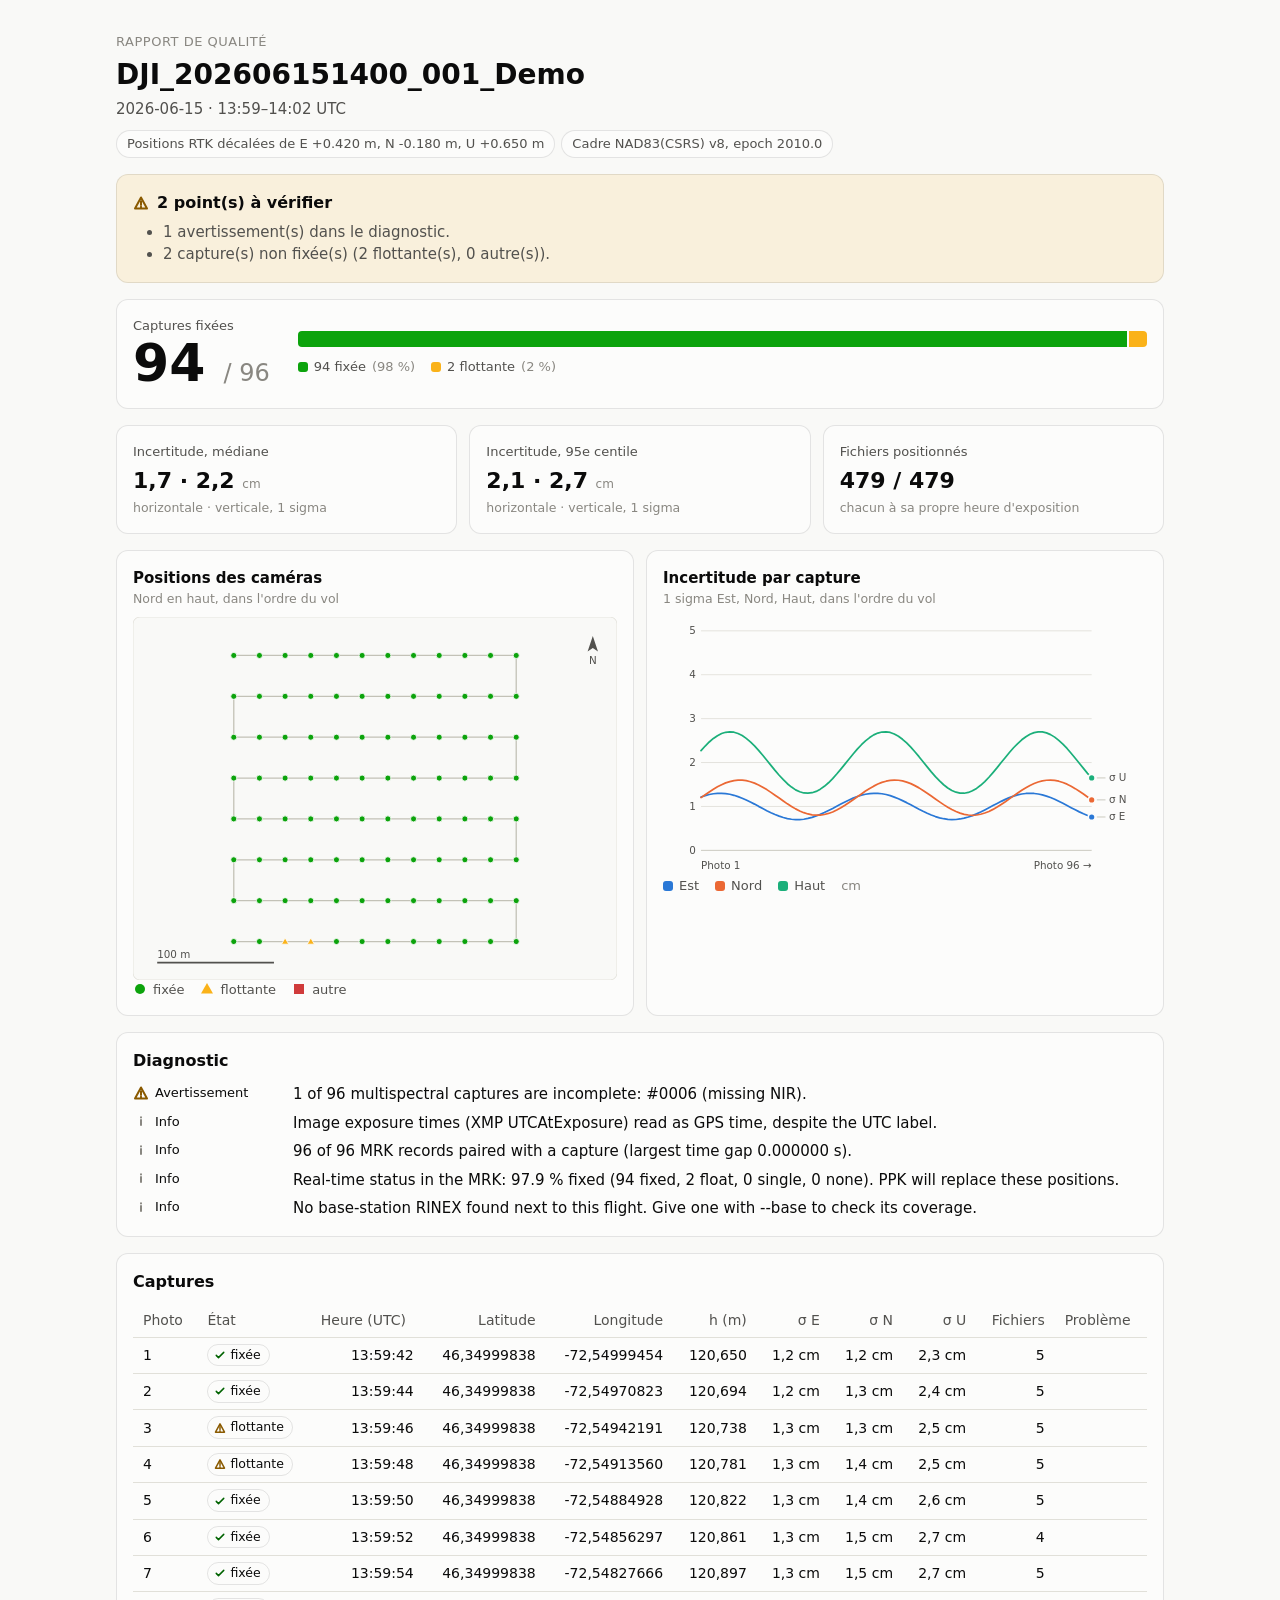
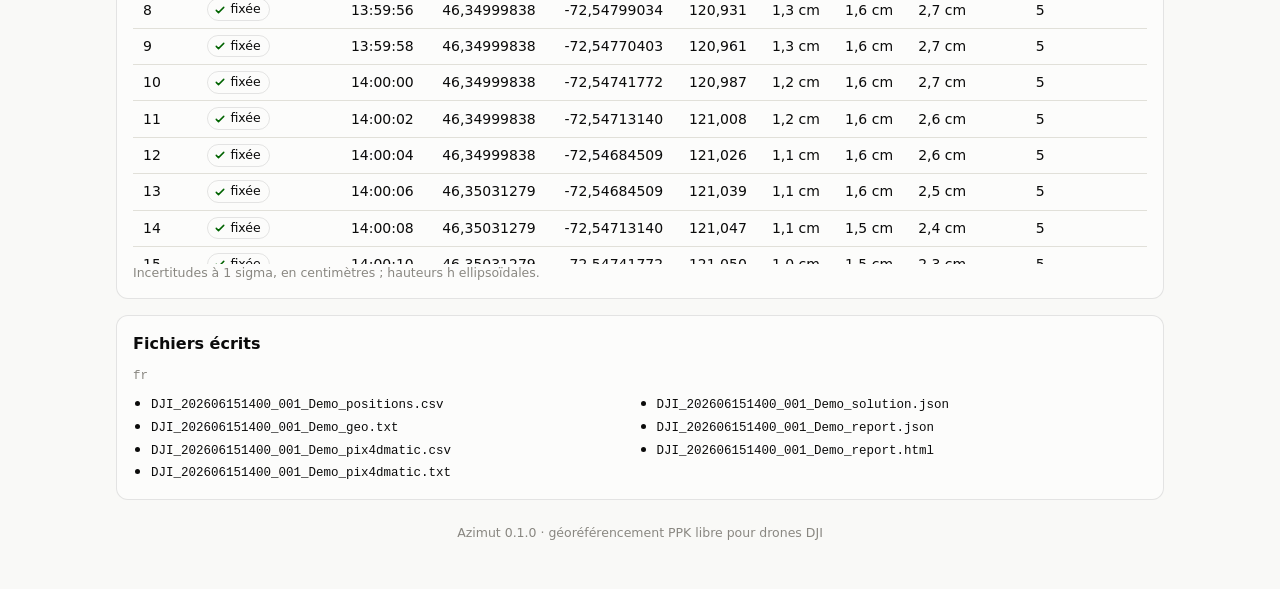
<file: examples/demo-flight/rapport-fr.html>
<!doctype html><html lang="fr"><head><meta charset="utf-8"><meta name="viewport" content="width=device-width, initial-scale=1"><title>Rapport de qualité DJI_202606151400_001_Demo</title><style>:root{color-scheme:light;--page:#f9f9f7;--surface:#fcfcfb;--ink:#0b0b0b;--ink2:#52514e;--muted:#898781;--grid:#e1e0d9;--axis:#c3c2b7;--ring:rgba(11,11,11,.10);--good:#0ca30c;--good-ink:#006300;--warn:#fab219;--warn-ink:#8a5a00;--crit:#d03b3b;--none:#b4b3ab;--s0:#2a78d6;--s1:#eb6834;--s2:#1baf7a;--good-bg:rgba(12,163,12,.08);--warn-bg:rgba(250,178,25,.12);--crit-bg:rgba(208,59,59,.08)}@media (prefers-color-scheme:dark){:root{color-scheme:dark;--page:#0d0d0d;--surface:#1a1a19;--ink:#f0efec;--ink2:#c3c2b7;--muted:#898781;--grid:#2c2c2a;--axis:#383835;--ring:rgba(255,255,255,.10);--good-ink:#0ca30c;--warn-ink:#fab219;--none:#5c5b56;--s0:#3987e5;--s1:#d95926;--s2:#199e70;--good-bg:rgba(12,163,12,.14);--warn-bg:rgba(250,178,25,.12);--crit-bg:rgba(208,59,59,.16)}}*{box-sizing:border-box}html{background:var(--page)}body{margin:0;color:var(--ink);font:15px/1.5 system-ui,-apple-system,"Segoe UI",Roboto,sans-serif}main{max-width:1080px;margin:0 auto;padding:32px 16px 48px;display:flex;flex-direction:column;gap:16px}header .eyebrow{color:var(--muted);font-size:13px;letter-spacing:.04em;text-transform:uppercase}h1{margin:2px 0 0;font-size:28px;font-weight:600;overflow-wrap:anywhere}.when{margin:2px 0 10px;color:var(--ink2)}h2{margin:0 0 10px;font-size:16px;font-weight:600}.chips{display:flex;flex-wrap:wrap;gap:6px}.chip{border:1px solid var(--ring);background:var(--surface);border-radius:999px;padding:3px 10px;font-size:13px;color:var(--ink2)}.card,.tile,.banner{background:var(--surface);border:1px solid var(--ring);border-radius:12px;padding:16px}.banner{display:flex;flex-direction:column;gap:6px}.banner-head{display:flex;align-items:center;gap:8px;font-size:16px}.banner ul{margin:0;padding-left:30px;color:var(--ink2)}.banner.good{background:var(--good-bg)}.banner.warning{background:var(--warn-bg)}.banner.critical{background:var(--crit-bg)}.banner.good .icon{stroke:var(--good-ink)}.banner.warning .icon{stroke:var(--warn-ink)}.banner.critical .icon{stroke:var(--crit)}.icon{width:16px;height:16px;fill:none;stroke:currentColor;stroke-width:2;stroke-linecap:round;stroke-linejoin:round;flex:none}.hero{display:grid;grid-template-columns:auto 1fr;gap:28px;align-items:center}.label{color:var(--ink2);font-size:13px}.hero-value{font-size:52px;font-weight:600;line-height:1.1}.hero-value span{font-size:24px;color:var(--muted);font-weight:500}.stack{display:flex;gap:2px;height:16px;border-radius:4px;overflow:hidden;margin-bottom:10px}.seg{min-width:4px}.seg.fixed,.key.fixed{background:var(--good)}.seg.float,.key.float{background:var(--warn)}.seg.other,.key.other{background:var(--crit)}.seg.none,.key.none{background:var(--none)}.legend{display:flex;flex-wrap:wrap;gap:6px 16px;font-size:13px;color:var(--ink2);align-items:center}.legend span{display:inline-flex;align-items:center;gap:6px}.key{display:inline-block;width:10px;height:10px;border-radius:3px}.key.s0{background:var(--s0)}.key.s1{background:var(--s1)}.key.s2{background:var(--s2)}.muted{color:var(--muted)}.key-shape{width:14px;height:14px}.tiles{display:grid;grid-template-columns:repeat(auto-fit,minmax(190px,1fr));gap:12px}.tile .value{font-size:22px;font-weight:600;margin:2px 0}.tile .value small{font-size:12px;color:var(--muted);font-weight:500}.tile .note,.note{color:var(--muted);font-size:12.5px;margin:0}.grid2{display:grid;grid-template-columns:repeat(auto-fit,minmax(min(100%,460px),1fr));gap:12px}figure{margin:0}figcaption{display:flex;flex-direction:column;margin-bottom:8px}figcaption span{color:var(--muted);font-size:12.5px}svg.map,svg.chart{width:100%;height:auto;display:block}.plot{fill:var(--page);stroke:var(--grid)}.track{fill:none;stroke:var(--axis);stroke-width:1.5;stroke-linejoin:round}.mark circle,.mark path,.mark rect{stroke:var(--surface);stroke-width:2}.dense .mark>*:not(title){stroke-width:1}.mark.fixed>*:not(title),.key-shape.fixed>*{fill:var(--good)}.mark.float>*:not(title),.key-shape.float>*{fill:var(--warn)}.mark.other>*:not(title),.key-shape.other>*{fill:var(--crit)}.mark:hover>*:not(title){stroke:var(--ink)}.scale line{stroke:var(--ink2);stroke-width:2}.scale text,.north text,.base text,.tick,.end{fill:var(--ink2);font-size:12px}.north path{fill:var(--ink2)}.base path{fill:var(--ink)}.grid{stroke:var(--grid);stroke-width:1}.axis{stroke:var(--axis);stroke-width:1}.tick{font-variant-numeric:tabular-nums}polyline.s0,polyline.s1,polyline.s2{fill:none;stroke-width:2;stroke-linejoin:round;stroke-linecap:round}polyline.s0{stroke:var(--s0)}polyline.s1{stroke:var(--s1)}polyline.s2{stroke:var(--s2)}circle.s0,circle.s1,circle.s2{stroke:var(--surface);stroke-width:2}circle.s0{fill:var(--s0)}circle.s1{fill:var(--s1)}circle.s2{fill:var(--s2)}circle.s0:hover,circle.s1:hover,circle.s2:hover{stroke:var(--ink)}.leader{stroke:var(--axis);stroke-width:1}table{border-collapse:collapse;width:100%;font-size:14px}th,td{text-align:left;padding:6px 10px;border-bottom:1px solid var(--grid)}th{color:var(--ink2);font-weight:500}.kv th{width:42%}.num{text-align:right;font-variant-numeric:tabular-nums;white-space:nowrap}.scroll{overflow:auto;max-height:560px;border-radius:8px}.exp thead th{position:sticky;top:0;background:var(--surface);z-index:1}.exp td{white-space:nowrap}.exp tbody tr:hover{background:var(--page)}.problem{max-width:360px;overflow:hidden;text-overflow:ellipsis;color:var(--ink2)}.pill{display:inline-flex;align-items:center;gap:4px;font-size:12.5px;padding:1px 8px 1px 6px;border-radius:999px;border:1px solid var(--ring)}.pill .icon{width:12px;height:12px}.pill.fixed .icon{stroke:var(--good-ink)}.pill.float .icon{stroke:var(--warn-ink)}.pill.other .icon,.pill.none .icon{stroke:var(--crit)}.findings{list-style:none;margin:0;padding:0;display:flex;flex-direction:column;gap:6px}.findings li{display:grid;grid-template-columns:150px 1fr;gap:10px;align-items:start}.sev{display:inline-flex;align-items:center;gap:6px;font-size:13px;font-weight:500}.findings .error .icon{stroke:var(--crit)}.findings .warning .icon{stroke:var(--warn-ink)}.findings .info .icon{stroke:var(--muted)}.files{columns:2 280px;margin:6px 0 0;padding-left:18px}code{font-size:12.5px;overflow-wrap:anywhere}footer{color:var(--muted);font-size:12.5px;text-align:center;margin-top:8px}@media (max-width:640px){.hero{grid-template-columns:1fr}.findings li{grid-template-columns:1fr}.hero-value{font-size:44px}}@media print{html{background:#fff}.card,.tile,.banner{break-inside:avoid}.scroll{max-height:none;overflow:visible}}</style></head><body><main><header><div class="eyebrow">Rapport de qualité</div><h1>DJI_202606151400_001_Demo</h1><p class="when">2026-06-15 &middot; 13:59&ndash;14:02 UTC</p><div class="chips"><span class="chip">Positions RTK décalées de E +0.420 m, N -0.180 m, U +0.650 m</span><span class="chip">Cadre NAD83(CSRS) v8, epoch 2010.0</span></div></header><section class="banner warning"><div class="banner-head"><svg class="icon" viewBox="0 0 16 16" aria-hidden="true"><path d="M8 2.5l6 11H2z M8 6.5v3.5 M8 11.8v.4"/></svg><b>2 point(s) à vérifier</b></div><ul><li>1 avertissement(s) dans le diagnostic.</li><li>2 capture(s) non fixée(s) (2 flottante(s), 0 autre(s)).</li></ul></section><section class="card hero"><div><div class="label">Captures fixées</div><div class="hero-value">94 <span>/ 96</span></div></div><div class="hero-bar"><div class="stack" role="img"><span class="seg fixed" style="flex:94" title="94 fixée"></span><span class="seg float" style="flex:2" title="2 flottante"></span></div><div class="legend"><span><i class="key fixed"></i>94 fixée <span class="muted">(98 %)</span></span><span><i class="key float"></i>2 flottante <span class="muted">(2 %)</span></span></div></div></section><section class="tiles"><div class="tile"><div class="label">Incertitude, médiane</div><div class="value">1,7 &middot; 2,2 <small>cm</small></div><div class="note">horizontale · verticale, 1 sigma</div></div><div class="tile"><div class="label">Incertitude, 95e centile</div><div class="value">2,1 &middot; 2,7 <small>cm</small></div><div class="note">horizontale · verticale, 1 sigma</div></div><div class="tile"><div class="label">Fichiers positionnés</div><div class="value">479 / 479</div><div class="note">chacun à sa propre heure d'exposition</div></div></section><section class="grid2"><figure class="card"><figcaption><b>Positions des caméras</b><span>Nord en haut, dans l'ordre du vol</span></figcaption><svg viewBox="0 0 560 420" role="img" aria-label="Positions des caméras" class="map dense"><rect class="plot" x="0" y="0" width="560" height="420" rx="8"/><polyline class="track" points="116.6,375.5 146.3,375.5 176.0,375.5 205.7,375.5 235.4,375.5 265.1,375.5 294.9,375.5 324.6,375.5 354.3,375.5 384.0,375.5 413.7,375.5 443.4,375.5 443.4,328.2 413.7,328.2 384.0,328.2 354.3,328.2 324.6,328.2 294.9,328.2 265.1,328.2 235.4,328.2 205.7,328.2 176.0,328.2 146.3,328.2 116.6,328.2 116.6,280.9 146.3,280.9 176.0,280.9 205.7,280.9 235.4,280.9 265.1,280.9 294.9,280.9 324.6,280.9 354.3,280.9 384.0,280.9 413.7,280.9 443.4,280.9 443.4,233.6 413.7,233.6 384.0,233.6 354.3,233.6 324.6,233.6 294.9,233.6 265.1,233.6 235.4,233.6 205.7,233.6 176.0,233.6 146.3,233.6 116.6,233.6 116.6,186.4 146.3,186.4 176.0,186.4 205.7,186.4 235.4,186.4 265.1,186.4 294.9,186.4 324.6,186.4 354.3,186.4 384.0,186.4 413.7,186.4 443.4,186.4 443.4,139.1 413.7,139.1 384.0,139.1 354.3,139.1 324.6,139.1 294.9,139.1 265.1,139.1 235.4,139.1 205.7,139.1 176.0,139.1 146.3,139.1 116.6,139.1 116.6,91.8 146.3,91.8 176.0,91.8 205.7,91.8 235.4,91.8 265.1,91.8 294.9,91.8 324.6,91.8 354.3,91.8 384.0,91.8 413.7,91.8 443.4,91.8 443.4,44.5 413.7,44.5 384.0,44.5 354.3,44.5 324.6,44.5 294.9,44.5 265.1,44.5 235.4,44.5 205.7,44.5 176.0,44.5 146.3,44.5 116.6,44.5"/><g class="mark fixed"><title>Photo 1 &middot; fixée &middot; &sigma; E/N/U 1,2 cm / 1,2 cm / 2,3 cm</title><circle cx="116.6" cy="375.5" r="3.5"/></g><g class="mark fixed"><title>Photo 2 &middot; fixée &middot; &sigma; E/N/U 1,2 cm / 1,3 cm / 2,4 cm</title><circle cx="146.3" cy="375.5" r="3.5"/></g><g class="mark fixed"><title>Photo 5 &middot; fixée &middot; &sigma; E/N/U 1,3 cm / 1,4 cm / 2,6 cm</title><circle cx="235.4" cy="375.5" r="3.5"/></g><g class="mark fixed"><title>Photo 6 &middot; fixée &middot; &sigma; E/N/U 1,3 cm / 1,5 cm / 2,7 cm</title><circle cx="265.1" cy="375.5" r="3.5"/></g><g class="mark fixed"><title>Photo 7 &middot; fixée &middot; &sigma; E/N/U 1,3 cm / 1,5 cm / 2,7 cm</title><circle cx="294.9" cy="375.5" r="3.5"/></g><g class="mark fixed"><title>Photo 8 &middot; fixée &middot; &sigma; E/N/U 1,3 cm / 1,6 cm / 2,7 cm</title><circle cx="324.6" cy="375.5" r="3.5"/></g><g class="mark fixed"><title>Photo 9 &middot; fixée &middot; &sigma; E/N/U 1,3 cm / 1,6 cm / 2,7 cm</title><circle cx="354.3" cy="375.5" r="3.5"/></g><g class="mark fixed"><title>Photo 10 &middot; fixée &middot; &sigma; E/N/U 1,2 cm / 1,6 cm / 2,7 cm</title><circle cx="384.0" cy="375.5" r="3.5"/></g><g class="mark fixed"><title>Photo 11 &middot; fixée &middot; &sigma; E/N/U 1,2 cm / 1,6 cm / 2,6 cm</title><circle cx="413.7" cy="375.5" r="3.5"/></g><g class="mark fixed"><title>Photo 12 &middot; fixée &middot; &sigma; E/N/U 1,1 cm / 1,6 cm / 2,6 cm</title><circle cx="443.4" cy="375.5" r="3.5"/></g><g class="mark fixed"><title>Photo 13 &middot; fixée &middot; &sigma; E/N/U 1,1 cm / 1,6 cm / 2,5 cm</title><circle cx="443.4" cy="328.2" r="3.5"/></g><g class="mark fixed"><title>Photo 14 &middot; fixée &middot; &sigma; E/N/U 1,1 cm / 1,5 cm / 2,4 cm</title><circle cx="413.7" cy="328.2" r="3.5"/></g><g class="mark fixed"><title>Photo 15 &middot; fixée &middot; &sigma; E/N/U 1,0 cm / 1,5 cm / 2,3 cm</title><circle cx="384.0" cy="328.2" r="3.5"/></g><g class="mark fixed"><title>Photo 16 &middot; fixée &middot; &sigma; E/N/U 1,0 cm / 1,4 cm / 2,2 cm</title><circle cx="354.3" cy="328.2" r="3.5"/></g><g class="mark fixed"><title>Photo 17 &middot; fixée &middot; &sigma; E/N/U 0,9 cm / 1,4 cm / 2,1 cm</title><circle cx="324.6" cy="328.2" r="3.5"/></g><g class="mark fixed"><title>Photo 18 &middot; fixée &middot; &sigma; E/N/U 0,9 cm / 1,3 cm / 1,9 cm</title><circle cx="294.9" cy="328.2" r="3.5"/></g><g class="mark fixed"><title>Photo 19 &middot; fixée &middot; &sigma; E/N/U 0,8 cm / 1,3 cm / 1,8 cm</title><circle cx="265.1" cy="328.2" r="3.5"/></g><g class="mark fixed"><title>Photo 20 &middot; fixée &middot; &sigma; E/N/U 0,8 cm / 1,2 cm / 1,7 cm</title><circle cx="235.4" cy="328.2" r="3.5"/></g><g class="mark fixed"><title>Photo 21 &middot; fixée &middot; &sigma; E/N/U 0,7 cm / 1,1 cm / 1,6 cm</title><circle cx="205.7" cy="328.2" r="3.5"/></g><g class="mark fixed"><title>Photo 22 &middot; fixée &middot; &sigma; E/N/U 0,7 cm / 1,1 cm / 1,5 cm</title><circle cx="176.0" cy="328.2" r="3.5"/></g><g class="mark fixed"><title>Photo 23 &middot; fixée &middot; &sigma; E/N/U 0,7 cm / 1,0 cm / 1,4 cm</title><circle cx="146.3" cy="328.2" r="3.5"/></g><g class="mark fixed"><title>Photo 24 &middot; fixée &middot; &sigma; E/N/U 0,7 cm / 0,9 cm / 1,4 cm</title><circle cx="116.6" cy="328.2" r="3.5"/></g><g class="mark fixed"><title>Photo 25 &middot; fixée &middot; &sigma; E/N/U 0,7 cm / 0,9 cm / 1,3 cm</title><circle cx="116.6" cy="280.9" r="3.5"/></g><g class="mark fixed"><title>Photo 26 &middot; fixée &middot; &sigma; E/N/U 0,7 cm / 0,9 cm / 1,3 cm</title><circle cx="146.3" cy="280.9" r="3.5"/></g><g class="mark fixed"><title>Photo 27 &middot; fixée &middot; &sigma; E/N/U 0,7 cm / 0,8 cm / 1,3 cm</title><circle cx="176.0" cy="280.9" r="3.5"/></g><g class="mark fixed"><title>Photo 28 &middot; fixée &middot; &sigma; E/N/U 0,8 cm / 0,8 cm / 1,3 cm</title><circle cx="205.7" cy="280.9" r="3.5"/></g><g class="mark fixed"><title>Photo 29 &middot; fixée &middot; &sigma; E/N/U 0,8 cm / 0,8 cm / 1,3 cm</title><circle cx="235.4" cy="280.9" r="3.5"/></g><g class="mark fixed"><title>Photo 30 &middot; fixée &middot; &sigma; E/N/U 0,8 cm / 0,8 cm / 1,4 cm</title><circle cx="265.1" cy="280.9" r="3.5"/></g><g class="mark fixed"><title>Photo 31 &middot; fixée &middot; &sigma; E/N/U 0,9 cm / 0,8 cm / 1,5 cm</title><circle cx="294.9" cy="280.9" r="3.5"/></g><g class="mark fixed"><title>Photo 32 &middot; fixée &middot; &sigma; E/N/U 0,9 cm / 0,8 cm / 1,5 cm</title><circle cx="324.6" cy="280.9" r="3.5"/></g><g class="mark fixed"><title>Photo 33 &middot; fixée &middot; &sigma; E/N/U 1,0 cm / 0,9 cm / 1,6 cm</title><circle cx="354.3" cy="280.9" r="3.5"/></g><g class="mark fixed"><title>Photo 34 &middot; fixée &middot; &sigma; E/N/U 1,0 cm / 0,9 cm / 1,7 cm</title><circle cx="384.0" cy="280.9" r="3.5"/></g><g class="mark fixed"><title>Photo 35 &middot; fixée &middot; &sigma; E/N/U 1,1 cm / 1,0 cm / 1,8 cm</title><circle cx="413.7" cy="280.9" r="3.5"/></g><g class="mark fixed"><title>Photo 36 &middot; fixée &middot; &sigma; E/N/U 1,1 cm / 1,0 cm / 2,0 cm</title><circle cx="443.4" cy="280.9" r="3.5"/></g><g class="mark fixed"><title>Photo 37 &middot; fixée &middot; &sigma; E/N/U 1,1 cm / 1,1 cm / 2,1 cm</title><circle cx="443.4" cy="233.6" r="3.5"/></g><g class="mark fixed"><title>Photo 38 &middot; fixée &middot; &sigma; E/N/U 1,2 cm / 1,2 cm / 2,2 cm</title><circle cx="413.7" cy="233.6" r="3.5"/></g><g class="mark fixed"><title>Photo 39 &middot; fixée &middot; &sigma; E/N/U 1,2 cm / 1,2 cm / 2,3 cm</title><circle cx="384.0" cy="233.6" r="3.5"/></g><g class="mark fixed"><title>Photo 40 &middot; fixée &middot; &sigma; E/N/U 1,3 cm / 1,3 cm / 2,4 cm</title><circle cx="354.3" cy="233.6" r="3.5"/></g><g class="mark fixed"><title>Photo 41 &middot; fixée &middot; &sigma; E/N/U 1,3 cm / 1,3 cm / 2,5 cm</title><circle cx="324.6" cy="233.6" r="3.5"/></g><g class="mark fixed"><title>Photo 42 &middot; fixée &middot; &sigma; E/N/U 1,3 cm / 1,4 cm / 2,6 cm</title><circle cx="294.9" cy="233.6" r="3.5"/></g><g class="mark fixed"><title>Photo 43 &middot; fixée &middot; &sigma; E/N/U 1,3 cm / 1,5 cm / 2,6 cm</title><circle cx="265.1" cy="233.6" r="3.5"/></g><g class="mark fixed"><title>Photo 44 &middot; fixée &middot; &sigma; E/N/U 1,3 cm / 1,5 cm / 2,7 cm</title><circle cx="235.4" cy="233.6" r="3.5"/></g><g class="mark fixed"><title>Photo 45 &middot; fixée &middot; &sigma; E/N/U 1,3 cm / 1,5 cm / 2,7 cm</title><circle cx="205.7" cy="233.6" r="3.5"/></g><g class="mark fixed"><title>Photo 46 &middot; fixée &middot; &sigma; E/N/U 1,3 cm / 1,6 cm / 2,7 cm</title><circle cx="176.0" cy="233.6" r="3.5"/></g><g class="mark fixed"><title>Photo 47 &middot; fixée &middot; &sigma; E/N/U 1,2 cm / 1,6 cm / 2,7 cm</title><circle cx="146.3" cy="233.6" r="3.5"/></g><g class="mark fixed"><title>Photo 48 &middot; fixée &middot; &sigma; E/N/U 1,2 cm / 1,6 cm / 2,7 cm</title><circle cx="116.6" cy="233.6" r="3.5"/></g><g class="mark fixed"><title>Photo 49 &middot; fixée &middot; &sigma; E/N/U 1,2 cm / 1,6 cm / 2,6 cm</title><circle cx="116.6" cy="186.4" r="3.5"/></g><g class="mark fixed"><title>Photo 50 &middot; fixée &middot; &sigma; E/N/U 1,1 cm / 1,6 cm / 2,5 cm</title><circle cx="146.3" cy="186.4" r="3.5"/></g><g class="mark fixed"><title>Photo 51 &middot; fixée &middot; &sigma; E/N/U 1,1 cm / 1,6 cm / 2,4 cm</title><circle cx="176.0" cy="186.4" r="3.5"/></g><g class="mark fixed"><title>Photo 52 &middot; fixée &middot; &sigma; E/N/U 1,0 cm / 1,5 cm / 2,4 cm</title><circle cx="205.7" cy="186.4" r="3.5"/></g><g class="mark fixed"><title>Photo 53 &middot; fixée &middot; &sigma; E/N/U 1,0 cm / 1,5 cm / 2,2 cm</title><circle cx="235.4" cy="186.4" r="3.5"/></g><g class="mark fixed"><title>Photo 54 &middot; fixée &middot; &sigma; E/N/U 0,9 cm / 1,4 cm / 2,1 cm</title><circle cx="265.1" cy="186.4" r="3.5"/></g><g class="mark fixed"><title>Photo 55 &middot; fixée &middot; &sigma; E/N/U 0,9 cm / 1,4 cm / 2,0 cm</title><circle cx="294.9" cy="186.4" r="3.5"/></g><g class="mark fixed"><title>Photo 56 &middot; fixée &middot; &sigma; E/N/U 0,8 cm / 1,3 cm / 1,9 cm</title><circle cx="324.6" cy="186.4" r="3.5"/></g><g class="mark fixed"><title>Photo 57 &middot; fixée &middot; &sigma; E/N/U 0,8 cm / 1,2 cm / 1,8 cm</title><circle cx="354.3" cy="186.4" r="3.5"/></g><g class="mark fixed"><title>Photo 58 &middot; fixée &middot; &sigma; E/N/U 0,8 cm / 1,2 cm / 1,7 cm</title><circle cx="384.0" cy="186.4" r="3.5"/></g><g class="mark fixed"><title>Photo 59 &middot; fixée &middot; &sigma; E/N/U 0,7 cm / 1,1 cm / 1,6 cm</title><circle cx="413.7" cy="186.4" r="3.5"/></g><g class="mark fixed"><title>Photo 60 &middot; fixée &middot; &sigma; E/N/U 0,7 cm / 1,0 cm / 1,5 cm</title><circle cx="443.4" cy="186.4" r="3.5"/></g><g class="mark fixed"><title>Photo 61 &middot; fixée &middot; &sigma; E/N/U 0,7 cm / 1,0 cm / 1,4 cm</title><circle cx="443.4" cy="139.1" r="3.5"/></g><g class="mark fixed"><title>Photo 62 &middot; fixée &middot; &sigma; E/N/U 0,7 cm / 0,9 cm / 1,4 cm</title><circle cx="413.7" cy="139.1" r="3.5"/></g><g class="mark fixed"><title>Photo 63 &middot; fixée &middot; &sigma; E/N/U 0,7 cm / 0,9 cm / 1,3 cm</title><circle cx="384.0" cy="139.1" r="3.5"/></g><g class="mark fixed"><title>Photo 64 &middot; fixée &middot; &sigma; E/N/U 0,7 cm / 0,8 cm / 1,3 cm</title><circle cx="354.3" cy="139.1" r="3.5"/></g><g class="mark fixed"><title>Photo 65 &middot; fixée &middot; &sigma; E/N/U 0,7 cm / 0,8 cm / 1,3 cm</title><circle cx="324.6" cy="139.1" r="3.5"/></g><g class="mark fixed"><title>Photo 66 &middot; fixée &middot; &sigma; E/N/U 0,8 cm / 0,8 cm / 1,3 cm</title><circle cx="294.9" cy="139.1" r="3.5"/></g><g class="mark fixed"><title>Photo 67 &middot; fixée &middot; &sigma; E/N/U 0,8 cm / 0,8 cm / 1,4 cm</title><circle cx="265.1" cy="139.1" r="3.5"/></g><g class="mark fixed"><title>Photo 68 &middot; fixée &middot; &sigma; E/N/U 0,8 cm / 0,8 cm / 1,4 cm</title><circle cx="235.4" cy="139.1" r="3.5"/></g><g class="mark fixed"><title>Photo 69 &middot; fixée &middot; &sigma; E/N/U 0,9 cm / 0,8 cm / 1,5 cm</title><circle cx="205.7" cy="139.1" r="3.5"/></g><g class="mark fixed"><title>Photo 70 &middot; fixée &middot; &sigma; E/N/U 0,9 cm / 0,8 cm / 1,6 cm</title><circle cx="176.0" cy="139.1" r="3.5"/></g><g class="mark fixed"><title>Photo 71 &middot; fixée &middot; &sigma; E/N/U 1,0 cm / 0,9 cm / 1,7 cm</title><circle cx="146.3" cy="139.1" r="3.5"/></g><g class="mark fixed"><title>Photo 72 &middot; fixée &middot; &sigma; E/N/U 1,0 cm / 0,9 cm / 1,8 cm</title><circle cx="116.6" cy="139.1" r="3.5"/></g><g class="mark fixed"><title>Photo 73 &middot; fixée &middot; &sigma; E/N/U 1,1 cm / 1,0 cm / 1,9 cm</title><circle cx="116.6" cy="91.8" r="3.5"/></g><g class="mark fixed"><title>Photo 74 &middot; fixée &middot; &sigma; E/N/U 1,1 cm / 1,0 cm / 2,0 cm</title><circle cx="146.3" cy="91.8" r="3.5"/></g><g class="mark fixed"><title>Photo 75 &middot; fixée &middot; &sigma; E/N/U 1,2 cm / 1,1 cm / 2,1 cm</title><circle cx="176.0" cy="91.8" r="3.5"/></g><g class="mark fixed"><title>Photo 76 &middot; fixée &middot; &sigma; E/N/U 1,2 cm / 1,2 cm / 2,2 cm</title><circle cx="205.7" cy="91.8" r="3.5"/></g><g class="mark fixed"><title>Photo 77 &middot; fixée &middot; &sigma; E/N/U 1,2 cm / 1,2 cm / 2,3 cm</title><circle cx="235.4" cy="91.8" r="3.5"/></g><g class="mark fixed"><title>Photo 78 &middot; fixée &middot; &sigma; E/N/U 1,3 cm / 1,3 cm / 2,4 cm</title><circle cx="265.1" cy="91.8" r="3.5"/></g><g class="mark fixed"><title>Photo 79 &middot; fixée &middot; &sigma; E/N/U 1,3 cm / 1,4 cm / 2,5 cm</title><circle cx="294.9" cy="91.8" r="3.5"/></g><g class="mark fixed"><title>Photo 80 &middot; fixée &middot; &sigma; E/N/U 1,3 cm / 1,4 cm / 2,6 cm</title><circle cx="324.6" cy="91.8" r="3.5"/></g><g class="mark fixed"><title>Photo 81 &middot; fixée &middot; &sigma; E/N/U 1,3 cm / 1,5 cm / 2,6 cm</title><circle cx="354.3" cy="91.8" r="3.5"/></g><g class="mark fixed"><title>Photo 82 &middot; fixée &middot; &sigma; E/N/U 1,3 cm / 1,5 cm / 2,7 cm</title><circle cx="384.0" cy="91.8" r="3.5"/></g><g class="mark fixed"><title>Photo 83 &middot; fixée &middot; &sigma; E/N/U 1,3 cm / 1,6 cm / 2,7 cm</title><circle cx="413.7" cy="91.8" r="3.5"/></g><g class="mark fixed"><title>Photo 84 &middot; fixée &middot; &sigma; E/N/U 1,3 cm / 1,6 cm / 2,7 cm</title><circle cx="443.4" cy="91.8" r="3.5"/></g><g class="mark fixed"><title>Photo 85 &middot; fixée &middot; &sigma; E/N/U 1,2 cm / 1,6 cm / 2,7 cm</title><circle cx="443.4" cy="44.5" r="3.5"/></g><g class="mark fixed"><title>Photo 86 &middot; fixée &middot; &sigma; E/N/U 1,2 cm / 1,6 cm / 2,6 cm</title><circle cx="413.7" cy="44.5" r="3.5"/></g><g class="mark fixed"><title>Photo 87 &middot; fixée &middot; &sigma; E/N/U 1,2 cm / 1,6 cm / 2,6 cm</title><circle cx="384.0" cy="44.5" r="3.5"/></g><g class="mark fixed"><title>Photo 88 &middot; fixée &middot; &sigma; E/N/U 1,1 cm / 1,6 cm / 2,5 cm</title><circle cx="354.3" cy="44.5" r="3.5"/></g><g class="mark fixed"><title>Photo 89 &middot; fixée &middot; &sigma; E/N/U 1,1 cm / 1,5 cm / 2,4 cm</title><circle cx="324.6" cy="44.5" r="3.5"/></g><g class="mark fixed"><title>Photo 90 &middot; fixée &middot; &sigma; E/N/U 1,0 cm / 1,5 cm / 2,3 cm</title><circle cx="294.9" cy="44.5" r="3.5"/></g><g class="mark fixed"><title>Photo 91 &middot; fixée &middot; &sigma; E/N/U 1,0 cm / 1,5 cm / 2,2 cm</title><circle cx="265.1" cy="44.5" r="3.5"/></g><g class="mark fixed"><title>Photo 92 &middot; fixée &middot; &sigma; E/N/U 0,9 cm / 1,4 cm / 2,1 cm</title><circle cx="235.4" cy="44.5" r="3.5"/></g><g class="mark fixed"><title>Photo 93 &middot; fixée &middot; &sigma; E/N/U 0,9 cm / 1,3 cm / 2,0 cm</title><circle cx="205.7" cy="44.5" r="3.5"/></g><g class="mark fixed"><title>Photo 94 &middot; fixée &middot; &sigma; E/N/U 0,8 cm / 1,3 cm / 1,9 cm</title><circle cx="176.0" cy="44.5" r="3.5"/></g><g class="mark fixed"><title>Photo 95 &middot; fixée &middot; &sigma; E/N/U 0,8 cm / 1,2 cm / 1,8 cm</title><circle cx="146.3" cy="44.5" r="3.5"/></g><g class="mark fixed"><title>Photo 96 &middot; fixée &middot; &sigma; E/N/U 0,8 cm / 1,1 cm / 1,6 cm</title><circle cx="116.6" cy="44.5" r="3.5"/></g><g class="mark float"><title>Photo 3 &middot; flottante &middot; &sigma; E/N/U 1,3 cm / 1,3 cm / 2,5 cm</title><path d="M176.0,371.3 L180.2,378.6 L171.8,378.6 Z"/></g><g class="mark float"><title>Photo 4 &middot; flottante &middot; &sigma; E/N/U 1,3 cm / 1,4 cm / 2,5 cm</title><path d="M205.7,371.3 L209.9,378.6 L201.5,378.6 Z"/></g><g class="scale"><line x1="28" y1="400" x2="163.1" y2="400"/><text x="28" y="394.0">100 m</text></g><g class="north" transform="translate(532.0,34.0)"><path d="M0,-12 L6,6 L0,2 L-6,6 Z"/><text y="20" text-anchor="middle">N</text></g></svg><div class="legend"><span><svg class="key-shape fixed" viewBox="0 0 14 14" aria-hidden="true"><circle cx="7.0" cy="7.0" r="5"/></svg>fixée</span><span><svg class="key-shape float" viewBox="0 0 14 14" aria-hidden="true"><path d="M7.0,1.0 L13.0,11.5 L1.0,11.5 Z"/></svg>flottante</span><span><svg class="key-shape other" viewBox="0 0 14 14" aria-hidden="true"><rect x="2.0" y="2.0" width="10.0" height="10.0"/></svg>autre</span></div></figure><figure class="card"><figcaption><b>Incertitude par capture</b><span>1 sigma Est, Nord, Haut, dans l'ordre du vol</span></figcaption><svg viewBox="0 0 560 300" role="img" aria-label="Incertitude par capture" class="chart"><line class="axis" x1="44" x2="496.0" y1="270.0" y2="270.0"/><text class="tick" x="38.0" y="274.0" text-anchor="end">0</text><line class="grid" x1="44" x2="496.0" y1="219.2" y2="219.2"/><text class="tick" x="38.0" y="223.2" text-anchor="end">1</text><line class="grid" x1="44" x2="496.0" y1="168.4" y2="168.4"/><text class="tick" x="38.0" y="172.4" text-anchor="end">2</text><line class="grid" x1="44" x2="496.0" y1="117.6" y2="117.6"/><text class="tick" x="38.0" y="121.6" text-anchor="end">3</text><line class="grid" x1="44" x2="496.0" y1="66.8" y2="66.8"/><text class="tick" x="38.0" y="70.8" text-anchor="end">4</text><line class="grid" x1="44" x2="496.0" y1="16.0" y2="16.0"/><text class="tick" x="38.0" y="20.0" text-anchor="end">5</text><text class="tick" x="44" y="292.0">Photo 1</text><text class="tick" x="496.0" y="292.0" text-anchor="end">Photo 96 &rarr;</text><polyline class="s0" points="44.0,208.3 48.8,206.7 53.5,205.4 58.3,204.5 63.0,204.0 67.8,204.0 72.5,204.4 77.3,205.1 82.1,206.3 86.8,207.8 91.6,209.7 96.3,211.8 101.1,214.1 105.9,216.5 110.6,219.1 115.4,221.6 120.1,224.1 124.9,226.4 129.6,228.5 134.4,230.4 139.2,232.0 143.9,233.2 148.7,234.0 153.4,234.4 158.2,234.4 162.9,234.0 167.7,233.1 172.5,231.9 177.2,230.3 182.0,228.4 186.7,226.3 191.5,223.9 196.3,221.5 201.0,218.9 205.8,216.4 210.5,214.0 215.3,211.7 220.0,209.6 224.8,207.7 229.6,206.2 234.3,205.1 239.1,204.3 243.8,204.0 248.6,204.1 253.3,204.5 258.1,205.4 262.9,206.7 267.6,208.4 272.4,210.3 277.1,212.5 281.9,214.8 286.7,217.3 291.4,219.8 296.2,222.4 300.9,224.8 305.7,227.1 310.4,229.1 315.2,230.9 320.0,232.4 324.7,233.4 329.5,234.2 334.2,234.4 339.0,234.3 343.7,233.7 348.5,232.8 353.3,231.4 358.0,229.8 362.8,227.8 367.5,225.6 372.3,223.2 377.1,220.7 381.8,218.2 386.6,215.7 391.3,213.3 396.1,211.0 400.8,209.0 405.6,207.3 410.4,205.9 415.1,204.8 419.9,204.2 424.6,204.0 429.4,204.2 434.1,204.8 438.9,205.8 443.7,207.2 448.4,208.9 453.2,210.9 457.9,213.2 462.7,215.6 467.5,218.1 472.2,220.6 477.0,223.1 481.7,225.5 486.5,227.7 491.2,229.7 496.0,231.4"/><circle class="s0" cx="496.0" cy="231.4" r="4"><title>Photo 96 &middot; &sigma; E 0,8 cm</title></circle><polyline class="s1" points="44.0,209.0 48.8,205.7 53.5,202.4 58.3,199.3 63.0,196.5 67.8,194.0 72.5,191.9 77.3,190.4 82.1,189.3 86.8,188.8 91.6,188.8 96.3,189.4 101.1,190.6 105.9,192.2 110.6,194.3 115.4,196.9 120.1,199.7 124.9,202.9 129.6,206.2 134.4,209.5 139.2,212.9 143.9,216.2 148.7,219.2 153.4,222.0 158.2,224.4 162.9,226.4 167.7,227.9 172.5,228.9 177.2,229.3 182.0,229.2 186.7,228.5 191.5,227.3 196.3,225.6 201.0,223.4 205.8,220.8 210.5,217.9 215.3,214.7 220.0,211.4 224.8,208.0 229.6,204.7 234.3,201.4 239.1,198.4 243.8,195.7 248.6,193.3 253.3,191.4 258.1,190.0 262.9,189.1 267.6,188.7 272.4,188.9 277.1,189.7 281.9,191.0 286.7,192.8 291.4,195.1 296.2,197.7 300.9,200.7 305.7,203.9 310.4,207.2 315.2,210.6 320.0,213.9 324.7,217.1 329.5,220.1 334.2,222.8 339.0,225.1 343.7,226.9 348.5,228.3 353.3,229.1 358.0,229.4 362.8,229.1 367.5,228.2 372.3,226.8 377.1,225.0 381.8,222.6 386.6,219.9 391.3,216.9 396.1,213.7 400.8,210.4 405.6,207.0 410.4,203.7 415.1,200.5 419.9,197.6 424.6,194.9 429.4,192.7 434.1,190.9 438.9,189.6 443.7,188.9 448.4,188.7 453.2,189.1 457.9,190.0 462.7,191.5 467.5,193.4 472.2,195.8 477.0,198.6 481.7,201.6 486.5,204.8 491.2,208.2 496.0,211.6"/><circle class="s1" cx="496.0" cy="211.6" r="4"><title>Photo 96 &middot; &sigma; N 1,1 cm</title></circle><polyline class="s2" points="44.0,154.6 48.8,149.3 53.5,144.6 58.3,140.5 63.0,137.3 67.8,134.8 72.5,133.4 77.3,132.8 82.1,133.3 86.8,134.8 91.6,137.1 96.3,140.4 101.1,144.4 105.9,149.1 110.6,154.3 115.4,159.9 120.1,165.7 124.9,171.7 129.6,177.5 134.4,183.1 139.2,188.2 143.9,192.9 148.7,196.8 153.4,200.0 158.2,202.2 162.9,203.6 167.7,203.9 172.5,203.3 177.2,201.8 182.0,199.2 186.7,195.9 191.5,191.8 196.3,187.0 201.0,181.7 205.8,176.0 210.5,170.2 215.3,164.3 220.0,158.5 224.8,152.9 229.6,147.8 234.3,143.3 239.1,139.5 243.8,136.4 248.6,134.3 253.3,133.1 258.1,132.9 262.9,133.6 267.6,135.4 272.4,138.0 277.1,141.5 281.9,145.7 286.7,150.6 291.4,155.9 296.2,161.6 300.9,167.5 305.7,173.4 310.4,179.2 315.2,184.7 320.0,189.7 324.7,194.1 329.5,197.8 334.2,200.7 339.0,202.7 343.7,203.8 348.5,203.9 353.3,203.0 358.0,201.1 362.8,198.3 367.5,194.7 372.3,190.4 377.1,185.4 381.8,180.0 386.6,174.3 391.3,168.4 396.1,162.5 400.8,156.8 405.6,151.3 410.4,146.4 415.1,142.1 419.9,138.5 424.6,135.7 429.4,133.8 434.1,132.9 438.9,133.0 443.7,134.1 448.4,136.1 453.2,139.0 457.9,142.7 462.7,147.1 467.5,152.1 472.2,157.6 477.0,163.4 481.7,169.3 486.5,175.2 491.2,180.9 496.0,186.2"/><circle class="s2" cx="496.0" cy="186.2" r="4"><title>Photo 96 &middot; &sigma; U 1,6 cm</title></circle><line class="leader" x1="502.0" y1="186.2" x2="512.0" y2="186.2"/><text class="end" x="516.0" y="190.2">&sigma; U</text><line class="leader" x1="502.0" y1="211.6" x2="512.0" y2="211.6"/><text class="end" x="516.0" y="215.6">&sigma; N</text><line class="leader" x1="502.0" y1="231.4" x2="512.0" y2="231.4"/><text class="end" x="516.0" y="235.4">&sigma; E</text></svg><div class="legend"><span><i class="key s0"></i>Est</span><span><i class="key s1"></i>Nord</span><span><i class="key s2"></i>Haut</span><span class="muted">cm</span></div></figure></section><section class="card"><h2>Diagnostic</h2><ul class="findings"><li class="warning"><span class="sev"><svg class="icon" viewBox="0 0 16 16" aria-hidden="true"><path d="M8 2.5l6 11H2z M8 6.5v3.5 M8 11.8v.4"/></svg>Avertissement</span><span>1 of 96 multispectral captures are incomplete: #0006 (missing NIR).</span></li><li class="info"><span class="sev"><svg class="icon" viewBox="0 0 16 16" aria-hidden="true"><path d="M8 7v5 M8 4.2v.4"/></svg>Info</span><span>Image exposure times (XMP UTCAtExposure) read as GPS time, despite the UTC label.</span></li><li class="info"><span class="sev"><svg class="icon" viewBox="0 0 16 16" aria-hidden="true"><path d="M8 7v5 M8 4.2v.4"/></svg>Info</span><span>96 of 96 MRK records paired with a capture (largest time gap 0.000000 s).</span></li><li class="info"><span class="sev"><svg class="icon" viewBox="0 0 16 16" aria-hidden="true"><path d="M8 7v5 M8 4.2v.4"/></svg>Info</span><span>Real-time status in the MRK: 97.9 % fixed (94 fixed, 2 float, 0 single, 0 none). PPK will replace these positions.</span></li><li class="info"><span class="sev"><svg class="icon" viewBox="0 0 16 16" aria-hidden="true"><path d="M8 7v5 M8 4.2v.4"/></svg>Info</span><span>No base-station RINEX found next to this flight. Give one with --base to check its coverage.</span></li></ul></section><section class="card"><h2>Captures</h2><div class="scroll"><table class="exp"><thead><tr><th>Photo</th><th>État</th><th>Heure (UTC)</th><th class="num">Latitude</th><th class="num">Longitude</th><th class="num">h (m)</th><th class="num">&sigma; E</th><th class="num">&sigma; N</th><th class="num">&sigma; U</th><th class="num">Fichiers</th><th>Problème</th></tr></thead><tbody><tr><td>1</td><td><span class="pill fixed"><svg class="icon" viewBox="0 0 16 16" aria-hidden="true"><path d="M3 8.5l3 3 7-7"/></svg>fixée</span></td><td class="num">13:59:42</td><td class="num">46,34999838</td><td class="num">-72,54999454</td><td class="num">120,650</td><td class="num">1,2 cm</td><td class="num">1,2 cm</td><td class="num">2,3 cm</td><td class="num">5</td><td class="problem" title=""></td></tr><tr><td>2</td><td><span class="pill fixed"><svg class="icon" viewBox="0 0 16 16" aria-hidden="true"><path d="M3 8.5l3 3 7-7"/></svg>fixée</span></td><td class="num">13:59:44</td><td class="num">46,34999838</td><td class="num">-72,54970823</td><td class="num">120,694</td><td class="num">1,2 cm</td><td class="num">1,3 cm</td><td class="num">2,4 cm</td><td class="num">5</td><td class="problem" title=""></td></tr><tr><td>3</td><td><span class="pill float"><svg class="icon" viewBox="0 0 16 16" aria-hidden="true"><path d="M8 2.5l6 11H2z M8 6.5v3.5 M8 11.8v.4"/></svg>flottante</span></td><td class="num">13:59:46</td><td class="num">46,34999838</td><td class="num">-72,54942191</td><td class="num">120,738</td><td class="num">1,3 cm</td><td class="num">1,3 cm</td><td class="num">2,5 cm</td><td class="num">5</td><td class="problem" title=""></td></tr><tr><td>4</td><td><span class="pill float"><svg class="icon" viewBox="0 0 16 16" aria-hidden="true"><path d="M8 2.5l6 11H2z M8 6.5v3.5 M8 11.8v.4"/></svg>flottante</span></td><td class="num">13:59:48</td><td class="num">46,34999838</td><td class="num">-72,54913560</td><td class="num">120,781</td><td class="num">1,3 cm</td><td class="num">1,4 cm</td><td class="num">2,5 cm</td><td class="num">5</td><td class="problem" title=""></td></tr><tr><td>5</td><td><span class="pill fixed"><svg class="icon" viewBox="0 0 16 16" aria-hidden="true"><path d="M3 8.5l3 3 7-7"/></svg>fixée</span></td><td class="num">13:59:50</td><td class="num">46,34999838</td><td class="num">-72,54884928</td><td class="num">120,822</td><td class="num">1,3 cm</td><td class="num">1,4 cm</td><td class="num">2,6 cm</td><td class="num">5</td><td class="problem" title=""></td></tr><tr><td>6</td><td><span class="pill fixed"><svg class="icon" viewBox="0 0 16 16" aria-hidden="true"><path d="M3 8.5l3 3 7-7"/></svg>fixée</span></td><td class="num">13:59:52</td><td class="num">46,34999838</td><td class="num">-72,54856297</td><td class="num">120,861</td><td class="num">1,3 cm</td><td class="num">1,5 cm</td><td class="num">2,7 cm</td><td class="num">4</td><td class="problem" title=""></td></tr><tr><td>7</td><td><span class="pill fixed"><svg class="icon" viewBox="0 0 16 16" aria-hidden="true"><path d="M3 8.5l3 3 7-7"/></svg>fixée</span></td><td class="num">13:59:54</td><td class="num">46,34999838</td><td class="num">-72,54827666</td><td class="num">120,897</td><td class="num">1,3 cm</td><td class="num">1,5 cm</td><td class="num">2,7 cm</td><td class="num">5</td><td class="problem" title=""></td></tr><tr><td>8</td><td><span class="pill fixed"><svg class="icon" viewBox="0 0 16 16" aria-hidden="true"><path d="M3 8.5l3 3 7-7"/></svg>fixée</span></td><td class="num">13:59:56</td><td class="num">46,34999838</td><td class="num">-72,54799034</td><td class="num">120,931</td><td class="num">1,3 cm</td><td class="num">1,6 cm</td><td class="num">2,7 cm</td><td class="num">5</td><td class="problem" title=""></td></tr><tr><td>9</td><td><span class="pill fixed"><svg class="icon" viewBox="0 0 16 16" aria-hidden="true"><path d="M3 8.5l3 3 7-7"/></svg>fixée</span></td><td class="num">13:59:58</td><td class="num">46,34999838</td><td class="num">-72,54770403</td><td class="num">120,961</td><td class="num">1,3 cm</td><td class="num">1,6 cm</td><td class="num">2,7 cm</td><td class="num">5</td><td class="problem" title=""></td></tr><tr><td>10</td><td><span class="pill fixed"><svg class="icon" viewBox="0 0 16 16" aria-hidden="true"><path d="M3 8.5l3 3 7-7"/></svg>fixée</span></td><td class="num">14:00:00</td><td class="num">46,34999838</td><td class="num">-72,54741772</td><td class="num">120,987</td><td class="num">1,2 cm</td><td class="num">1,6 cm</td><td class="num">2,7 cm</td><td class="num">5</td><td class="problem" title=""></td></tr><tr><td>11</td><td><span class="pill fixed"><svg class="icon" viewBox="0 0 16 16" aria-hidden="true"><path d="M3 8.5l3 3 7-7"/></svg>fixée</span></td><td class="num">14:00:02</td><td class="num">46,34999838</td><td class="num">-72,54713140</td><td class="num">121,008</td><td class="num">1,2 cm</td><td class="num">1,6 cm</td><td class="num">2,6 cm</td><td class="num">5</td><td class="problem" title=""></td></tr><tr><td>12</td><td><span class="pill fixed"><svg class="icon" viewBox="0 0 16 16" aria-hidden="true"><path d="M3 8.5l3 3 7-7"/></svg>fixée</span></td><td class="num">14:00:04</td><td class="num">46,34999838</td><td class="num">-72,54684509</td><td class="num">121,026</td><td class="num">1,1 cm</td><td class="num">1,6 cm</td><td class="num">2,6 cm</td><td class="num">5</td><td class="problem" title=""></td></tr><tr><td>13</td><td><span class="pill fixed"><svg class="icon" viewBox="0 0 16 16" aria-hidden="true"><path d="M3 8.5l3 3 7-7"/></svg>fixée</span></td><td class="num">14:00:06</td><td class="num">46,35031279</td><td class="num">-72,54684509</td><td class="num">121,039</td><td class="num">1,1 cm</td><td class="num">1,6 cm</td><td class="num">2,5 cm</td><td class="num">5</td><td class="problem" title=""></td></tr><tr><td>14</td><td><span class="pill fixed"><svg class="icon" viewBox="0 0 16 16" aria-hidden="true"><path d="M3 8.5l3 3 7-7"/></svg>fixée</span></td><td class="num">14:00:08</td><td class="num">46,35031279</td><td class="num">-72,54713140</td><td class="num">121,047</td><td class="num">1,1 cm</td><td class="num">1,5 cm</td><td class="num">2,4 cm</td><td class="num">5</td><td class="problem" title=""></td></tr><tr><td>15</td><td><span class="pill fixed"><svg class="icon" viewBox="0 0 16 16" aria-hidden="true"><path d="M3 8.5l3 3 7-7"/></svg>fixée</span></td><td class="num">14:00:10</td><td class="num">46,35031279</td><td class="num">-72,54741772</td><td class="num">121,050</td><td class="num">1,0 cm</td><td class="num">1,5 cm</td><td class="num">2,3 cm</td><td class="num">5</td><td class="problem" title=""></td></tr><tr><td>16</td><td><span class="pill fixed"><svg class="icon" viewBox="0 0 16 16" aria-hidden="true"><path d="M3 8.5l3 3 7-7"/></svg>fixée</span></td><td class="num">14:00:12</td><td class="num">46,35031279</td><td class="num">-72,54770403</td><td class="num">121,048</td><td class="num">1,0 cm</td><td class="num">1,4 cm</td><td class="num">2,2 cm</td><td class="num">5</td><td class="problem" title=""></td></tr><tr><td>17</td><td><span class="pill fixed"><svg class="icon" viewBox="0 0 16 16" aria-hidden="true"><path d="M3 8.5l3 3 7-7"/></svg>fixée</span></td><td class="num">14:00:14</td><td class="num">46,35031279</td><td class="num">-72,54799034</td><td class="num">121,041</td><td class="num">0,9 cm</td><td class="num">1,4 cm</td><td class="num">2,1 cm</td><td class="num">5</td><td class="problem" title=""></td></tr><tr><td>18</td><td><span class="pill fixed"><svg class="icon" viewBox="0 0 16 16" aria-hidden="true"><path d="M3 8.5l3 3 7-7"/></svg>fixée</span></td><td class="num">14:00:16</td><td class="num">46,35031279</td><td class="num">-72,54827666</td><td class="num">121,030</td><td class="num">0,9 cm</td><td class="num">1,3 cm</td><td class="num">1,9 cm</td><td class="num">5</td><td class="problem" title=""></td></tr><tr><td>19</td><td><span class="pill fixed"><svg class="icon" viewBox="0 0 16 16" aria-hidden="true"><path d="M3 8.5l3 3 7-7"/></svg>fixée</span></td><td class="num">14:00:18</td><td class="num">46,35031279</td><td class="num">-72,54856297</td><td class="num">121,014</td><td class="num">0,8 cm</td><td class="num">1,3 cm</td><td class="num">1,8 cm</td><td class="num">5</td><td class="problem" title=""></td></tr><tr><td>20</td><td><span class="pill fixed"><svg class="icon" viewBox="0 0 16 16" aria-hidden="true"><path d="M3 8.5l3 3 7-7"/></svg>fixée</span></td><td class="num">14:00:20</td><td class="num">46,35031279</td><td class="num">-72,54884928</td><td class="num">120,993</td><td class="num">0,8 cm</td><td class="num">1,2 cm</td><td class="num">1,7 cm</td><td class="num">5</td><td class="problem" title=""></td></tr><tr><td>21</td><td><span class="pill fixed"><svg class="icon" viewBox="0 0 16 16" aria-hidden="true"><path d="M3 8.5l3 3 7-7"/></svg>fixée</span></td><td class="num">14:00:22</td><td class="num">46,35031279</td><td class="num">-72,54913560</td><td class="num">120,968</td><td class="num">0,7 cm</td><td class="num">1,1 cm</td><td class="num">1,6 cm</td><td class="num">5</td><td class="problem" title=""></td></tr><tr><td>22</td><td><span class="pill fixed"><svg class="icon" viewBox="0 0 16 16" aria-hidden="true"><path d="M3 8.5l3 3 7-7"/></svg>fixée</span></td><td class="num">14:00:24</td><td class="num">46,35031279</td><td class="num">-72,54942191</td><td class="num">120,939</td><td class="num">0,7 cm</td><td class="num">1,1 cm</td><td class="num">1,5 cm</td><td class="num">5</td><td class="problem" title=""></td></tr><tr><td>23</td><td><span class="pill fixed"><svg class="icon" viewBox="0 0 16 16" aria-hidden="true"><path d="M3 8.5l3 3 7-7"/></svg>fixée</span></td><td class="num">14:00:26</td><td class="num">46,35031279</td><td class="num">-72,54970823</td><td class="num">120,907</td><td class="num">0,7 cm</td><td class="num">1,0 cm</td><td class="num">1,4 cm</td><td class="num">5</td><td class="problem" title=""></td></tr><tr><td>24</td><td><span class="pill fixed"><svg class="icon" viewBox="0 0 16 16" aria-hidden="true"><path d="M3 8.5l3 3 7-7"/></svg>fixée</span></td><td class="num">14:00:28</td><td class="num">46,35031279</td><td class="num">-72,54999454</td><td class="num">120,871</td><td class="num">0,7 cm</td><td class="num">0,9 cm</td><td class="num">1,4 cm</td><td class="num">5</td><td class="problem" title=""></td></tr><tr><td>25</td><td><span class="pill fixed"><svg class="icon" viewBox="0 0 16 16" aria-hidden="true"><path d="M3 8.5l3 3 7-7"/></svg>fixée</span></td><td class="num">14:00:30</td><td class="num">46,35062720</td><td class="num">-72,54999454</td><td class="num">120,833</td><td class="num">0,7 cm</td><td class="num">0,9 cm</td><td class="num">1,3 cm</td><td class="num">5</td><td class="problem" title=""></td></tr><tr><td>26</td><td><span class="pill fixed"><svg class="icon" viewBox="0 0 16 16" aria-hidden="true"><path d="M3 8.5l3 3 7-7"/></svg>fixée</span></td><td class="num">14:00:32</td><td class="num">46,35062720</td><td class="num">-72,54970823</td><td class="num">120,792</td><td class="num">0,7 cm</td><td class="num">0,9 cm</td><td class="num">1,3 cm</td><td class="num">5</td><td class="problem" title=""></td></tr><tr><td>27</td><td><span class="pill fixed"><svg class="icon" viewBox="0 0 16 16" aria-hidden="true"><path d="M3 8.5l3 3 7-7"/></svg>fixée</span></td><td class="num">14:00:34</td><td class="num">46,35062720</td><td class="num">-72,54942191</td><td class="num">120,750</td><td class="num">0,7 cm</td><td class="num">0,8 cm</td><td class="num">1,3 cm</td><td class="num">5</td><td class="problem" title=""></td></tr><tr><td>28</td><td><span class="pill fixed"><svg class="icon" viewBox="0 0 16 16" aria-hidden="true"><path d="M3 8.5l3 3 7-7"/></svg>fixée</span></td><td class="num">14:00:36</td><td class="num">46,35062720</td><td class="num">-72,54913560</td><td class="num">120,706</td><td class="num">0,8 cm</td><td class="num">0,8 cm</td><td class="num">1,3 cm</td><td class="num">5</td><td class="problem" title=""></td></tr><tr><td>29</td><td><span class="pill fixed"><svg class="icon" viewBox="0 0 16 16" aria-hidden="true"><path d="M3 8.5l3 3 7-7"/></svg>fixée</span></td><td class="num">14:00:38</td><td class="num">46,35062720</td><td class="num">-72,54884928</td><td class="num">120,662</td><td class="num">0,8 cm</td><td class="num">0,8 cm</td><td class="num">1,3 cm</td><td class="num">5</td><td class="problem" title=""></td></tr><tr><td>30</td><td><span class="pill fixed"><svg class="icon" viewBox="0 0 16 16" aria-hidden="true"><path d="M3 8.5l3 3 7-7"/></svg>fixée</span></td><td class="num">14:00:40</td><td class="num">46,35062720</td><td class="num">-72,54856297</td><td class="num">120,618</td><td class="num">0,8 cm</td><td class="num">0,8 cm</td><td class="num">1,4 cm</td><td class="num">5</td><td class="problem" title=""></td></tr><tr><td>31</td><td><span class="pill fixed"><svg class="icon" viewBox="0 0 16 16" aria-hidden="true"><path d="M3 8.5l3 3 7-7"/></svg>fixée</span></td><td class="num">14:00:42</td><td class="num">46,35062720</td><td class="num">-72,54827666</td><td class="num">120,574</td><td class="num">0,9 cm</td><td class="num">0,8 cm</td><td class="num">1,5 cm</td><td class="num">5</td><td class="problem" title=""></td></tr><tr><td>32</td><td><span class="pill fixed"><svg class="icon" viewBox="0 0 16 16" aria-hidden="true"><path d="M3 8.5l3 3 7-7"/></svg>fixée</span></td><td class="num">14:00:44</td><td class="num">46,35062720</td><td class="num">-72,54799034</td><td class="num">120,531</td><td class="num">0,9 cm</td><td class="num">0,8 cm</td><td class="num">1,5 cm</td><td class="num">5</td><td class="problem" title=""></td></tr><tr><td>33</td><td><span class="pill fixed"><svg class="icon" viewBox="0 0 16 16" aria-hidden="true"><path d="M3 8.5l3 3 7-7"/></svg>fixée</span></td><td class="num">14:00:46</td><td class="num">46,35062720</td><td class="num">-72,54770403</td><td class="num">120,489</td><td class="num">1,0 cm</td><td class="num">0,9 cm</td><td class="num">1,6 cm</td><td class="num">5</td><td class="problem" title=""></td></tr><tr><td>34</td><td><span class="pill fixed"><svg class="icon" viewBox="0 0 16 16" aria-hidden="true"><path d="M3 8.5l3 3 7-7"/></svg>fixée</span></td><td class="num">14:00:48</td><td class="num">46,35062720</td><td class="num">-72,54741772</td><td class="num">120,449</td><td class="num">1,0 cm</td><td class="num">0,9 cm</td><td class="num">1,7 cm</td><td class="num">5</td><td class="problem" title=""></td></tr><tr><td>35</td><td><span class="pill fixed"><svg class="icon" viewBox="0 0 16 16" aria-hidden="true"><path d="M3 8.5l3 3 7-7"/></svg>fixée</span></td><td class="num">14:00:50</td><td class="num">46,35062720</td><td class="num">-72,54713140</td><td class="num">120,412</td><td class="num">1,1 cm</td><td class="num">1,0 cm</td><td class="num">1,8 cm</td><td class="num">5</td><td class="problem" title=""></td></tr><tr><td>36</td><td><span class="pill fixed"><svg class="icon" viewBox="0 0 16 16" aria-hidden="true"><path d="M3 8.5l3 3 7-7"/></svg>fixée</span></td><td class="num">14:00:52</td><td class="num">46,35062720</td><td class="num">-72,54684509</td><td class="num">120,378</td><td class="num">1,1 cm</td><td class="num">1,0 cm</td><td class="num">2,0 cm</td><td class="num">5</td><td class="problem" title=""></td></tr><tr><td>37</td><td><span class="pill fixed"><svg class="icon" viewBox="0 0 16 16" aria-hidden="true"><path d="M3 8.5l3 3 7-7"/></svg>fixée</span></td><td class="num">14:00:54</td><td class="num">46,35094161</td><td class="num">-72,54684509</td><td class="num">120,347</td><td class="num">1,1 cm</td><td class="num">1,1 cm</td><td class="num">2,1 cm</td><td class="num">5</td><td class="problem" title=""></td></tr><tr><td>38</td><td><span class="pill fixed"><svg class="icon" viewBox="0 0 16 16" aria-hidden="true"><path d="M3 8.5l3 3 7-7"/></svg>fixée</span></td><td class="num">14:00:56</td><td class="num">46,35094161</td><td class="num">-72,54713140</td><td class="num">120,320</td><td class="num">1,2 cm</td><td class="num">1,2 cm</td><td class="num">2,2 cm</td><td class="num">5</td><td class="problem" title=""></td></tr><tr><td>39</td><td><span class="pill fixed"><svg class="icon" viewBox="0 0 16 16" aria-hidden="true"><path d="M3 8.5l3 3 7-7"/></svg>fixée</span></td><td class="num">14:00:58</td><td class="num">46,35094161</td><td class="num">-72,54741772</td><td class="num">120,297</td><td class="num">1,2 cm</td><td class="num">1,2 cm</td><td class="num">2,3 cm</td><td class="num">5</td><td class="problem" title=""></td></tr><tr><td>40</td><td><span class="pill fixed"><svg class="icon" viewBox="0 0 16 16" aria-hidden="true"><path d="M3 8.5l3 3 7-7"/></svg>fixée</span></td><td class="num">14:01:00</td><td class="num">46,35094161</td><td class="num">-72,54770403</td><td class="num">120,278</td><td class="num">1,3 cm</td><td class="num">1,3 cm</td><td class="num">2,4 cm</td><td class="num">5</td><td class="problem" title=""></td></tr><tr><td>41</td><td><span class="pill fixed"><svg class="icon" viewBox="0 0 16 16" aria-hidden="true"><path d="M3 8.5l3 3 7-7"/></svg>fixée</span></td><td class="num">14:01:02</td><td class="num">46,35094161</td><td class="num">-72,54799034</td><td class="num">120,264</td><td class="num">1,3 cm</td><td class="num">1,3 cm</td><td class="num">2,5 cm</td><td class="num">5</td><td class="problem" title=""></td></tr><tr><td>42</td><td><span class="pill fixed"><svg class="icon" viewBox="0 0 16 16" aria-hidden="true"><path d="M3 8.5l3 3 7-7"/></svg>fixée</span></td><td class="num">14:01:04</td><td class="num">46,35094161</td><td class="num">-72,54827666</td><td class="num">120,255</td><td class="num">1,3 cm</td><td class="num">1,4 cm</td><td class="num">2,6 cm</td><td class="num">5</td><td class="problem" title=""></td></tr><tr><td>43</td><td><span class="pill fixed"><svg class="icon" viewBox="0 0 16 16" aria-hidden="true"><path d="M3 8.5l3 3 7-7"/></svg>fixée</span></td><td class="num">14:01:06</td><td class="num">46,35094161</td><td class="num">-72,54856297</td><td class="num">120,250</td><td class="num">1,3 cm</td><td class="num">1,5 cm</td><td class="num">2,6 cm</td><td class="num">5</td><td class="problem" title=""></td></tr><tr><td>44</td><td><span class="pill fixed"><svg class="icon" viewBox="0 0 16 16" aria-hidden="true"><path d="M3 8.5l3 3 7-7"/></svg>fixée</span></td><td class="num">14:01:08</td><td class="num">46,35094161</td><td class="num">-72,54884928</td><td class="num">120,251</td><td class="num">1,3 cm</td><td class="num">1,5 cm</td><td class="num">2,7 cm</td><td class="num">5</td><td class="problem" title=""></td></tr><tr><td>45</td><td><span class="pill fixed"><svg class="icon" viewBox="0 0 16 16" aria-hidden="true"><path d="M3 8.5l3 3 7-7"/></svg>fixée</span></td><td class="num">14:01:10</td><td class="num">46,35094161</td><td class="num">-72,54913560</td><td class="num">120,256</td><td class="num">1,3 cm</td><td class="num">1,5 cm</td><td class="num">2,7 cm</td><td class="num">5</td><td class="problem" title=""></td></tr><tr><td>46</td><td><span class="pill fixed"><svg class="icon" viewBox="0 0 16 16" aria-hidden="true"><path d="M3 8.5l3 3 7-7"/></svg>fixée</span></td><td class="num">14:01:12</td><td class="num">46,35094161</td><td class="num">-72,54942191</td><td class="num">120,266</td><td class="num">1,3 cm</td><td class="num">1,6 cm</td><td class="num">2,7 cm</td><td class="num">5</td><td class="problem" title=""></td></tr><tr><td>47</td><td><span class="pill fixed"><svg class="icon" viewBox="0 0 16 16" aria-hidden="true"><path d="M3 8.5l3 3 7-7"/></svg>fixée</span></td><td class="num">14:01:14</td><td class="num">46,35094161</td><td class="num">-72,54970823</td><td class="num">120,281</td><td class="num">1,2 cm</td><td class="num">1,6 cm</td><td class="num">2,7 cm</td><td class="num">5</td><td class="problem" title=""></td></tr><tr><td>48</td><td><span class="pill fixed"><svg class="icon" viewBox="0 0 16 16" aria-hidden="true"><path d="M3 8.5l3 3 7-7"/></svg>fixée</span></td><td class="num">14:01:16</td><td class="num">46,35094161</td><td class="num">-72,54999454</td><td class="num">120,301</td><td class="num">1,2 cm</td><td class="num">1,6 cm</td><td class="num">2,7 cm</td><td class="num">5</td><td class="problem" title=""></td></tr><tr><td>49</td><td><span class="pill fixed"><svg class="icon" viewBox="0 0 16 16" aria-hidden="true"><path d="M3 8.5l3 3 7-7"/></svg>fixée</span></td><td class="num">14:01:18</td><td class="num">46,35125602</td><td class="num">-72,54999454</td><td class="num">120,325</td><td class="num">1,2 cm</td><td class="num">1,6 cm</td><td class="num">2,6 cm</td><td class="num">5</td><td class="problem" title=""></td></tr><tr><td>50</td><td><span class="pill fixed"><svg class="icon" viewBox="0 0 16 16" aria-hidden="true"><path d="M3 8.5l3 3 7-7"/></svg>fixée</span></td><td class="num">14:01:20</td><td class="num">46,35125602</td><td class="num">-72,54970823</td><td class="num">120,352</td><td class="num">1,1 cm</td><td class="num">1,6 cm</td><td class="num">2,5 cm</td><td class="num">5</td><td class="problem" title=""></td></tr><tr><td>51</td><td><span class="pill fixed"><svg class="icon" viewBox="0 0 16 16" aria-hidden="true"><path d="M3 8.5l3 3 7-7"/></svg>fixée</span></td><td class="num">14:01:22</td><td class="num">46,35125602</td><td class="num">-72,54942191</td><td class="num">120,384</td><td class="num">1,1 cm</td><td class="num">1,6 cm</td><td class="num">2,4 cm</td><td class="num">5</td><td class="problem" title=""></td></tr><tr><td>52</td><td><span class="pill fixed"><svg class="icon" viewBox="0 0 16 16" aria-hidden="true"><path d="M3 8.5l3 3 7-7"/></svg>fixée</span></td><td class="num">14:01:24</td><td class="num">46,35125602</td><td class="num">-72,54913560</td><td class="num">120,419</td><td class="num">1,0 cm</td><td class="num">1,5 cm</td><td class="num">2,4 cm</td><td class="num">5</td><td class="problem" title=""></td></tr><tr><td>53</td><td><span class="pill fixed"><svg class="icon" viewBox="0 0 16 16" aria-hidden="true"><path d="M3 8.5l3 3 7-7"/></svg>fixée</span></td><td class="num">14:01:26</td><td class="num">46,35125602</td><td class="num">-72,54884928</td><td class="num">120,456</td><td class="num">1,0 cm</td><td class="num">1,5 cm</td><td class="num">2,2 cm</td><td class="num">5</td><td class="problem" title=""></td></tr><tr><td>54</td><td><span class="pill fixed"><svg class="icon" viewBox="0 0 16 16" aria-hidden="true"><path d="M3 8.5l3 3 7-7"/></svg>fixée</span></td><td class="num">14:01:28</td><td class="num">46,35125602</td><td class="num">-72,54856297</td><td class="num">120,496</td><td class="num">0,9 cm</td><td class="num">1,4 cm</td><td class="num">2,1 cm</td><td class="num">5</td><td class="problem" title=""></td></tr><tr><td>55</td><td><span class="pill fixed"><svg class="icon" viewBox="0 0 16 16" aria-hidden="true"><path d="M3 8.5l3 3 7-7"/></svg>fixée</span></td><td class="num">14:01:30</td><td class="num">46,35125602</td><td class="num">-72,54827666</td><td class="num">120,538</td><td class="num">0,9 cm</td><td class="num">1,4 cm</td><td class="num">2,0 cm</td><td class="num">5</td><td class="problem" title=""></td></tr><tr><td>56</td><td><span class="pill fixed"><svg class="icon" viewBox="0 0 16 16" aria-hidden="true"><path d="M3 8.5l3 3 7-7"/></svg>fixée</span></td><td class="num">14:01:32</td><td class="num">46,35125602</td><td class="num">-72,54799034</td><td class="num">120,582</td><td class="num">0,8 cm</td><td class="num">1,3 cm</td><td class="num">1,9 cm</td><td class="num">5</td><td class="problem" title=""></td></tr><tr><td>57</td><td><span class="pill fixed"><svg class="icon" viewBox="0 0 16 16" aria-hidden="true"><path d="M3 8.5l3 3 7-7"/></svg>fixée</span></td><td class="num">14:01:34</td><td class="num">46,35125602</td><td class="num">-72,54770403</td><td class="num">120,626</td><td class="num">0,8 cm</td><td class="num">1,2 cm</td><td class="num">1,8 cm</td><td class="num">5</td><td class="problem" title=""></td></tr><tr><td>58</td><td><span class="pill fixed"><svg class="icon" viewBox="0 0 16 16" aria-hidden="true"><path d="M3 8.5l3 3 7-7"/></svg>fixée</span></td><td class="num">14:01:36</td><td class="num">46,35125602</td><td class="num">-72,54741772</td><td class="num">120,670</td><td class="num">0,8 cm</td><td class="num">1,2 cm</td><td class="num">1,7 cm</td><td class="num">5</td><td class="problem" title=""></td></tr><tr><td>59</td><td><span class="pill fixed"><svg class="icon" viewBox="0 0 16 16" aria-hidden="true"><path d="M3 8.5l3 3 7-7"/></svg>fixée</span></td><td class="num">14:01:38</td><td class="num">46,35125602</td><td class="num">-72,54713140</td><td class="num">120,714</td><td class="num">0,7 cm</td><td class="num">1,1 cm</td><td class="num">1,6 cm</td><td class="num">5</td><td class="problem" title=""></td></tr><tr><td>60</td><td><span class="pill fixed"><svg class="icon" viewBox="0 0 16 16" aria-hidden="true"><path d="M3 8.5l3 3 7-7"/></svg>fixée</span></td><td class="num">14:01:40</td><td class="num">46,35125602</td><td class="num">-72,54684509</td><td class="num">120,758</td><td class="num">0,7 cm</td><td class="num">1,0 cm</td><td class="num">1,5 cm</td><td class="num">5</td><td class="problem" title=""></td></tr><tr><td>61</td><td><span class="pill fixed"><svg class="icon" viewBox="0 0 16 16" aria-hidden="true"><path d="M3 8.5l3 3 7-7"/></svg>fixée</span></td><td class="num">14:01:42</td><td class="num">46,35157042</td><td class="num">-72,54684509</td><td class="num">120,800</td><td class="num">0,7 cm</td><td class="num">1,0 cm</td><td class="num">1,4 cm</td><td class="num">5</td><td class="problem" title=""></td></tr><tr><td>62</td><td><span class="pill fixed"><svg class="icon" viewBox="0 0 16 16" aria-hidden="true"><path d="M3 8.5l3 3 7-7"/></svg>fixée</span></td><td class="num">14:01:44</td><td class="num">46,35157042</td><td class="num">-72,54713140</td><td class="num">120,840</td><td class="num">0,7 cm</td><td class="num">0,9 cm</td><td class="num">1,4 cm</td><td class="num">5</td><td class="problem" title=""></td></tr><tr><td>63</td><td><span class="pill fixed"><svg class="icon" viewBox="0 0 16 16" aria-hidden="true"><path d="M3 8.5l3 3 7-7"/></svg>fixée</span></td><td class="num">14:01:46</td><td class="num">46,35157042</td><td class="num">-72,54741772</td><td class="num">120,878</td><td class="num">0,7 cm</td><td class="num">0,9 cm</td><td class="num">1,3 cm</td><td class="num">5</td><td class="problem" title=""></td></tr><tr><td>64</td><td><span class="pill fixed"><svg class="icon" viewBox="0 0 16 16" aria-hidden="true"><path d="M3 8.5l3 3 7-7"/></svg>fixée</span></td><td class="num">14:01:48</td><td class="num">46,35157042</td><td class="num">-72,54770403</td><td class="num">120,913</td><td class="num">0,7 cm</td><td class="num">0,8 cm</td><td class="num">1,3 cm</td><td class="num">5</td><td class="problem" title=""></td></tr><tr><td>65</td><td><span class="pill fixed"><svg class="icon" viewBox="0 0 16 16" aria-hidden="true"><path d="M3 8.5l3 3 7-7"/></svg>fixée</span></td><td class="num">14:01:50</td><td class="num">46,35157042</td><td class="num">-72,54799034</td><td class="num">120,945</td><td class="num">0,7 cm</td><td class="num">0,8 cm</td><td class="num">1,3 cm</td><td class="num">5</td><td class="problem" title=""></td></tr><tr><td>66</td><td><span class="pill fixed"><svg class="icon" viewBox="0 0 16 16" aria-hidden="true"><path d="M3 8.5l3 3 7-7"/></svg>fixée</span></td><td class="num">14:01:52</td><td class="num">46,35157042</td><td class="num">-72,54827666</td><td class="num">120,973</td><td class="num">0,8 cm</td><td class="num">0,8 cm</td><td class="num">1,3 cm</td><td class="num">5</td><td class="problem" title=""></td></tr><tr><td>67</td><td><span class="pill fixed"><svg class="icon" viewBox="0 0 16 16" aria-hidden="true"><path d="M3 8.5l3 3 7-7"/></svg>fixée</span></td><td class="num">14:01:54</td><td class="num">46,35157042</td><td class="num">-72,54856297</td><td class="num">120,997</td><td class="num">0,8 cm</td><td class="num">0,8 cm</td><td class="num">1,4 cm</td><td class="num">5</td><td class="problem" title=""></td></tr><tr><td>68</td><td><span class="pill fixed"><svg class="icon" viewBox="0 0 16 16" aria-hidden="true"><path d="M3 8.5l3 3 7-7"/></svg>fixée</span></td><td class="num">14:01:56</td><td class="num">46,35157042</td><td class="num">-72,54884928</td><td class="num">121,017</td><td class="num">0,8 cm</td><td class="num">0,8 cm</td><td class="num">1,4 cm</td><td class="num">5</td><td class="problem" title=""></td></tr><tr><td>69</td><td><span class="pill fixed"><svg class="icon" viewBox="0 0 16 16" aria-hidden="true"><path d="M3 8.5l3 3 7-7"/></svg>fixée</span></td><td class="num">14:01:58</td><td class="num">46,35157042</td><td class="num">-72,54913560</td><td class="num">121,032</td><td class="num">0,9 cm</td><td class="num">0,8 cm</td><td class="num">1,5 cm</td><td class="num">5</td><td class="problem" title=""></td></tr><tr><td>70</td><td><span class="pill fixed"><svg class="icon" viewBox="0 0 16 16" aria-hidden="true"><path d="M3 8.5l3 3 7-7"/></svg>fixée</span></td><td class="num">14:02:00</td><td class="num">46,35157042</td><td class="num">-72,54942191</td><td class="num">121,043</td><td class="num">0,9 cm</td><td class="num">0,8 cm</td><td class="num">1,6 cm</td><td class="num">5</td><td class="problem" title=""></td></tr><tr><td>71</td><td><span class="pill fixed"><svg class="icon" viewBox="0 0 16 16" aria-hidden="true"><path d="M3 8.5l3 3 7-7"/></svg>fixée</span></td><td class="num">14:02:02</td><td class="num">46,35157042</td><td class="num">-72,54970823</td><td class="num">121,049</td><td class="num">1,0 cm</td><td class="num">0,9 cm</td><td class="num">1,7 cm</td><td class="num">5</td><td class="problem" title=""></td></tr><tr><td>72</td><td><span class="pill fixed"><svg class="icon" viewBox="0 0 16 16" aria-hidden="true"><path d="M3 8.5l3 3 7-7"/></svg>fixée</span></td><td class="num">14:02:04</td><td class="num">46,35157042</td><td class="num">-72,54999454</td><td class="num">121,050</td><td class="num">1,0 cm</td><td class="num">0,9 cm</td><td class="num">1,8 cm</td><td class="num">5</td><td class="problem" title=""></td></tr><tr><td>73</td><td><span class="pill fixed"><svg class="icon" viewBox="0 0 16 16" aria-hidden="true"><path d="M3 8.5l3 3 7-7"/></svg>fixée</span></td><td class="num">14:02:06</td><td class="num">46,35188483</td><td class="num">-72,54999454</td><td class="num">121,046</td><td class="num">1,1 cm</td><td class="num">1,0 cm</td><td class="num">1,9 cm</td><td class="num">5</td><td class="problem" title=""></td></tr><tr><td>74</td><td><span class="pill fixed"><svg class="icon" viewBox="0 0 16 16" aria-hidden="true"><path d="M3 8.5l3 3 7-7"/></svg>fixée</span></td><td class="num">14:02:08</td><td class="num">46,35188483</td><td class="num">-72,54970823</td><td class="num">121,037</td><td class="num">1,1 cm</td><td class="num">1,0 cm</td><td class="num">2,0 cm</td><td class="num">5</td><td class="problem" title=""></td></tr><tr><td>75</td><td><span class="pill fixed"><svg class="icon" viewBox="0 0 16 16" aria-hidden="true"><path d="M3 8.5l3 3 7-7"/></svg>fixée</span></td><td class="num">14:02:10</td><td class="num">46,35188483</td><td class="num">-72,54942191</td><td class="num">121,023</td><td class="num">1,2 cm</td><td class="num">1,1 cm</td><td class="num">2,1 cm</td><td class="num">5</td><td class="problem" title=""></td></tr><tr><td>76</td><td><span class="pill fixed"><svg class="icon" viewBox="0 0 16 16" aria-hidden="true"><path d="M3 8.5l3 3 7-7"/></svg>fixée</span></td><td class="num">14:02:12</td><td class="num">46,35188483</td><td class="num">-72,54913560</td><td class="num">121,005</td><td class="num">1,2 cm</td><td class="num">1,2 cm</td><td class="num">2,2 cm</td><td class="num">5</td><td class="problem" title=""></td></tr><tr><td>77</td><td><span class="pill fixed"><svg class="icon" viewBox="0 0 16 16" aria-hidden="true"><path d="M3 8.5l3 3 7-7"/></svg>fixée</span></td><td class="num">14:02:14</td><td class="num">46,35188483</td><td class="num">-72,54884928</td><td class="num">120,982</td><td class="num">1,2 cm</td><td class="num">1,2 cm</td><td class="num">2,3 cm</td><td class="num">5</td><td class="problem" title=""></td></tr><tr><td>78</td><td><span class="pill fixed"><svg class="icon" viewBox="0 0 16 16" aria-hidden="true"><path d="M3 8.5l3 3 7-7"/></svg>fixée</span></td><td class="num">14:02:16</td><td class="num">46,35188483</td><td class="num">-72,54856297</td><td class="num">120,956</td><td class="num">1,3 cm</td><td class="num">1,3 cm</td><td class="num">2,4 cm</td><td class="num">5</td><td class="problem" title=""></td></tr><tr><td>79</td><td><span class="pill fixed"><svg class="icon" viewBox="0 0 16 16" aria-hidden="true"><path d="M3 8.5l3 3 7-7"/></svg>fixée</span></td><td class="num">14:02:18</td><td class="num">46,35188483</td><td class="num">-72,54827666</td><td class="num">120,925</td><td class="num">1,3 cm</td><td class="num">1,4 cm</td><td class="num">2,5 cm</td><td class="num">5</td><td class="problem" title=""></td></tr><tr><td>80</td><td><span class="pill fixed"><svg class="icon" viewBox="0 0 16 16" aria-hidden="true"><path d="M3 8.5l3 3 7-7"/></svg>fixée</span></td><td class="num">14:02:20</td><td class="num">46,35188483</td><td class="num">-72,54799034</td><td class="num">120,891</td><td class="num">1,3 cm</td><td class="num">1,4 cm</td><td class="num">2,6 cm</td><td class="num">5</td><td class="problem" title=""></td></tr><tr><td>81</td><td><span class="pill fixed"><svg class="icon" viewBox="0 0 16 16" aria-hidden="true"><path d="M3 8.5l3 3 7-7"/></svg>fixée</span></td><td class="num">14:02:22</td><td class="num">46,35188483</td><td class="num">-72,54770403</td><td class="num">120,854</td><td class="num">1,3 cm</td><td class="num">1,5 cm</td><td class="num">2,6 cm</td><td class="num">5</td><td class="problem" title=""></td></tr><tr><td>82</td><td><span class="pill fixed"><svg class="icon" viewBox="0 0 16 16" aria-hidden="true"><path d="M3 8.5l3 3 7-7"/></svg>fixée</span></td><td class="num">14:02:24</td><td class="num">46,35188483</td><td class="num">-72,54741772</td><td class="num">120,815</td><td class="num">1,3 cm</td><td class="num">1,5 cm</td><td class="num">2,7 cm</td><td class="num">5</td><td class="problem" title=""></td></tr><tr><td>83</td><td><span class="pill fixed"><svg class="icon" viewBox="0 0 16 16" aria-hidden="true"><path d="M3 8.5l3 3 7-7"/></svg>fixée</span></td><td class="num">14:02:26</td><td class="num">46,35188483</td><td class="num">-72,54713140</td><td class="num">120,773</td><td class="num">1,3 cm</td><td class="num">1,6 cm</td><td class="num">2,7 cm</td><td class="num">5</td><td class="problem" title=""></td></tr><tr><td>84</td><td><span class="pill fixed"><svg class="icon" viewBox="0 0 16 16" aria-hidden="true"><path d="M3 8.5l3 3 7-7"/></svg>fixée</span></td><td class="num">14:02:28</td><td class="num">46,35188483</td><td class="num">-72,54684509</td><td class="num">120,730</td><td class="num">1,3 cm</td><td class="num">1,6 cm</td><td class="num">2,7 cm</td><td class="num">5</td><td class="problem" title=""></td></tr><tr><td>85</td><td><span class="pill fixed"><svg class="icon" viewBox="0 0 16 16" aria-hidden="true"><path d="M3 8.5l3 3 7-7"/></svg>fixée</span></td><td class="num">14:02:30</td><td class="num">46,35219924</td><td class="num">-72,54684509</td><td class="num">120,687</td><td class="num">1,2 cm</td><td class="num">1,6 cm</td><td class="num">2,7 cm</td><td class="num">5</td><td class="problem" title=""></td></tr><tr><td>86</td><td><span class="pill fixed"><svg class="icon" viewBox="0 0 16 16" aria-hidden="true"><path d="M3 8.5l3 3 7-7"/></svg>fixée</span></td><td class="num">14:02:32</td><td class="num">46,35219924</td><td class="num">-72,54713140</td><td class="num">120,642</td><td class="num">1,2 cm</td><td class="num">1,6 cm</td><td class="num">2,6 cm</td><td class="num">5</td><td class="problem" title=""></td></tr><tr><td>87</td><td><span class="pill fixed"><svg class="icon" viewBox="0 0 16 16" aria-hidden="true"><path d="M3 8.5l3 3 7-7"/></svg>fixée</span></td><td class="num">14:02:34</td><td class="num">46,35219924</td><td class="num">-72,54741772</td><td class="num">120,598</td><td class="num">1,2 cm</td><td class="num">1,6 cm</td><td class="num">2,6 cm</td><td class="num">5</td><td class="problem" title=""></td></tr><tr><td>88</td><td><span class="pill fixed"><svg class="icon" viewBox="0 0 16 16" aria-hidden="true"><path d="M3 8.5l3 3 7-7"/></svg>fixée</span></td><td class="num">14:02:36</td><td class="num">46,35219924</td><td class="num">-72,54770403</td><td class="num">120,554</td><td class="num">1,1 cm</td><td class="num">1,6 cm</td><td class="num">2,5 cm</td><td class="num">5</td><td class="problem" title=""></td></tr><tr><td>89</td><td><span class="pill fixed"><svg class="icon" viewBox="0 0 16 16" aria-hidden="true"><path d="M3 8.5l3 3 7-7"/></svg>fixée</span></td><td class="num">14:02:38</td><td class="num">46,35219924</td><td class="num">-72,54799034</td><td class="num">120,512</td><td class="num">1,1 cm</td><td class="num">1,5 cm</td><td class="num">2,4 cm</td><td class="num">5</td><td class="problem" title=""></td></tr><tr><td>90</td><td><span class="pill fixed"><svg class="icon" viewBox="0 0 16 16" aria-hidden="true"><path d="M3 8.5l3 3 7-7"/></svg>fixée</span></td><td class="num">14:02:40</td><td class="num">46,35219924</td><td class="num">-72,54827666</td><td class="num">120,471</td><td class="num">1,0 cm</td><td class="num">1,5 cm</td><td class="num">2,3 cm</td><td class="num">5</td><td class="problem" title=""></td></tr><tr><td>91</td><td><span class="pill fixed"><svg class="icon" viewBox="0 0 16 16" aria-hidden="true"><path d="M3 8.5l3 3 7-7"/></svg>fixée</span></td><td class="num">14:02:42</td><td class="num">46,35219924</td><td class="num">-72,54856297</td><td class="num">120,432</td><td class="num">1,0 cm</td><td class="num">1,5 cm</td><td class="num">2,2 cm</td><td class="num">5</td><td class="problem" title=""></td></tr><tr><td>92</td><td><span class="pill fixed"><svg class="icon" viewBox="0 0 16 16" aria-hidden="true"><path d="M3 8.5l3 3 7-7"/></svg>fixée</span></td><td class="num">14:02:44</td><td class="num">46,35219924</td><td class="num">-72,54884928</td><td class="num">120,397</td><td class="num">0,9 cm</td><td class="num">1,4 cm</td><td class="num">2,1 cm</td><td class="num">5</td><td class="problem" title=""></td></tr><tr><td>93</td><td><span class="pill fixed"><svg class="icon" viewBox="0 0 16 16" aria-hidden="true"><path d="M3 8.5l3 3 7-7"/></svg>fixée</span></td><td class="num">14:02:46</td><td class="num">46,35219924</td><td class="num">-72,54913560</td><td class="num">120,364</td><td class="num">0,9 cm</td><td class="num">1,3 cm</td><td class="num">2,0 cm</td><td class="num">5</td><td class="problem" title=""></td></tr><tr><td>94</td><td><span class="pill fixed"><svg class="icon" viewBox="0 0 16 16" aria-hidden="true"><path d="M3 8.5l3 3 7-7"/></svg>fixée</span></td><td class="num">14:02:48</td><td class="num">46,35219924</td><td class="num">-72,54942191</td><td class="num">120,335</td><td class="num">0,8 cm</td><td class="num">1,3 cm</td><td class="num">1,9 cm</td><td class="num">5</td><td class="problem" title=""></td></tr><tr><td>95</td><td><span class="pill fixed"><svg class="icon" viewBox="0 0 16 16" aria-hidden="true"><path d="M3 8.5l3 3 7-7"/></svg>fixée</span></td><td class="num">14:02:50</td><td class="num">46,35219924</td><td class="num">-72,54970823</td><td class="num">120,309</td><td class="num">0,8 cm</td><td class="num">1,2 cm</td><td class="num">1,8 cm</td><td class="num">5</td><td class="problem" title=""></td></tr><tr><td>96</td><td><span class="pill fixed"><svg class="icon" viewBox="0 0 16 16" aria-hidden="true"><path d="M3 8.5l3 3 7-7"/></svg>fixée</span></td><td class="num">14:02:52</td><td class="num">46,35219924</td><td class="num">-72,54999454</td><td class="num">120,288</td><td class="num">0,8 cm</td><td class="num">1,1 cm</td><td class="num">1,6 cm</td><td class="num">5</td><td class="problem" title=""></td></tr></tbody></table></div><p class="note">Incertitudes à 1 sigma, en centimètres ; hauteurs h ellipsoïdales.</p></section><section class="card"><h2>Fichiers écrits</h2><p class="note"><code>fr</code></p><ul class="files"><li><code>DJI_202606151400_001_Demo_positions.csv</code></li><li><code>DJI_202606151400_001_Demo_geo.txt</code></li><li><code>DJI_202606151400_001_Demo_pix4dmatic.csv</code></li><li><code>DJI_202606151400_001_Demo_pix4dmatic.txt</code></li><li><code>DJI_202606151400_001_Demo_solution.json</code></li><li><code>DJI_202606151400_001_Demo_report.json</code></li><li><code>DJI_202606151400_001_Demo_report.html</code></li></ul></section><footer>Azimut 0.1.0 &middot; géoréférencement PPK libre pour drones DJI</footer></main></body></html>
</file>
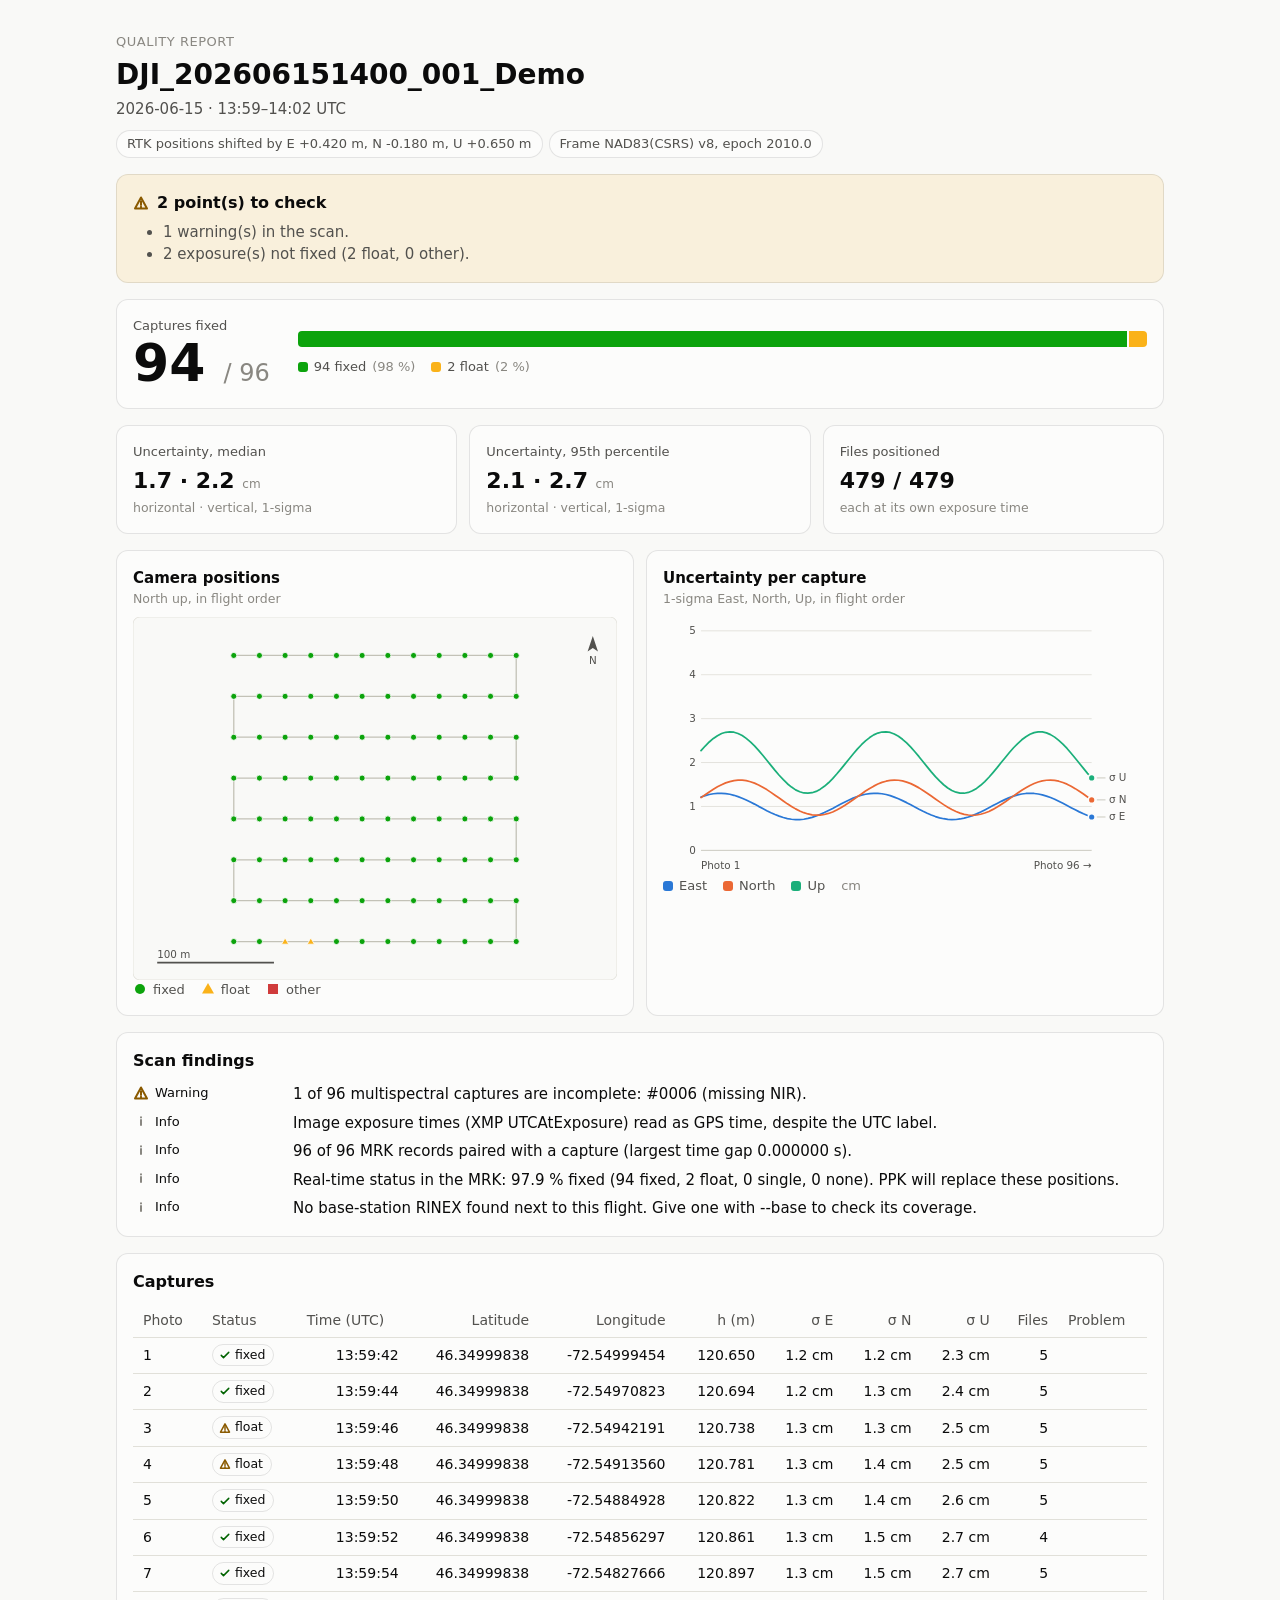
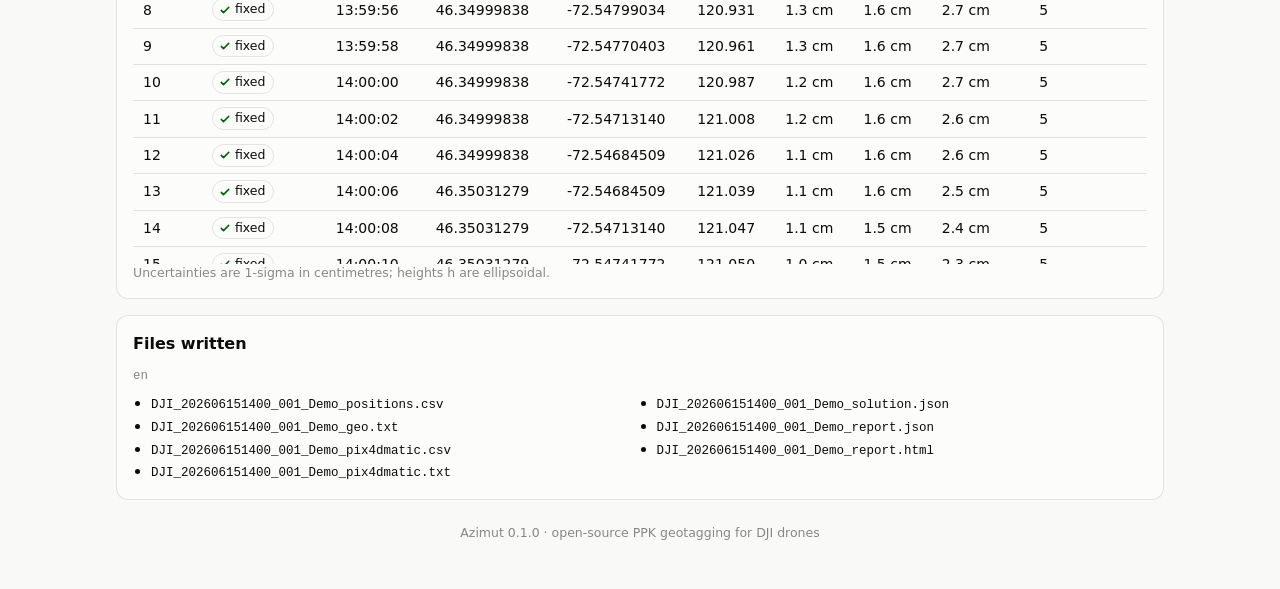
<file: examples/demo-flight/report-en.html>
<!doctype html><html lang="en"><head><meta charset="utf-8"><meta name="viewport" content="width=device-width, initial-scale=1"><title>Quality report DJI_202606151400_001_Demo</title><style>:root{color-scheme:light;--page:#f9f9f7;--surface:#fcfcfb;--ink:#0b0b0b;--ink2:#52514e;--muted:#898781;--grid:#e1e0d9;--axis:#c3c2b7;--ring:rgba(11,11,11,.10);--good:#0ca30c;--good-ink:#006300;--warn:#fab219;--warn-ink:#8a5a00;--crit:#d03b3b;--none:#b4b3ab;--s0:#2a78d6;--s1:#eb6834;--s2:#1baf7a;--good-bg:rgba(12,163,12,.08);--warn-bg:rgba(250,178,25,.12);--crit-bg:rgba(208,59,59,.08)}@media (prefers-color-scheme:dark){:root{color-scheme:dark;--page:#0d0d0d;--surface:#1a1a19;--ink:#f0efec;--ink2:#c3c2b7;--muted:#898781;--grid:#2c2c2a;--axis:#383835;--ring:rgba(255,255,255,.10);--good-ink:#0ca30c;--warn-ink:#fab219;--none:#5c5b56;--s0:#3987e5;--s1:#d95926;--s2:#199e70;--good-bg:rgba(12,163,12,.14);--warn-bg:rgba(250,178,25,.12);--crit-bg:rgba(208,59,59,.16)}}*{box-sizing:border-box}html{background:var(--page)}body{margin:0;color:var(--ink);font:15px/1.5 system-ui,-apple-system,"Segoe UI",Roboto,sans-serif}main{max-width:1080px;margin:0 auto;padding:32px 16px 48px;display:flex;flex-direction:column;gap:16px}header .eyebrow{color:var(--muted);font-size:13px;letter-spacing:.04em;text-transform:uppercase}h1{margin:2px 0 0;font-size:28px;font-weight:600;overflow-wrap:anywhere}.when{margin:2px 0 10px;color:var(--ink2)}h2{margin:0 0 10px;font-size:16px;font-weight:600}.chips{display:flex;flex-wrap:wrap;gap:6px}.chip{border:1px solid var(--ring);background:var(--surface);border-radius:999px;padding:3px 10px;font-size:13px;color:var(--ink2)}.card,.tile,.banner{background:var(--surface);border:1px solid var(--ring);border-radius:12px;padding:16px}.banner{display:flex;flex-direction:column;gap:6px}.banner-head{display:flex;align-items:center;gap:8px;font-size:16px}.banner ul{margin:0;padding-left:30px;color:var(--ink2)}.banner.good{background:var(--good-bg)}.banner.warning{background:var(--warn-bg)}.banner.critical{background:var(--crit-bg)}.banner.good .icon{stroke:var(--good-ink)}.banner.warning .icon{stroke:var(--warn-ink)}.banner.critical .icon{stroke:var(--crit)}.icon{width:16px;height:16px;fill:none;stroke:currentColor;stroke-width:2;stroke-linecap:round;stroke-linejoin:round;flex:none}.hero{display:grid;grid-template-columns:auto 1fr;gap:28px;align-items:center}.label{color:var(--ink2);font-size:13px}.hero-value{font-size:52px;font-weight:600;line-height:1.1}.hero-value span{font-size:24px;color:var(--muted);font-weight:500}.stack{display:flex;gap:2px;height:16px;border-radius:4px;overflow:hidden;margin-bottom:10px}.seg{min-width:4px}.seg.fixed,.key.fixed{background:var(--good)}.seg.float,.key.float{background:var(--warn)}.seg.other,.key.other{background:var(--crit)}.seg.none,.key.none{background:var(--none)}.legend{display:flex;flex-wrap:wrap;gap:6px 16px;font-size:13px;color:var(--ink2);align-items:center}.legend span{display:inline-flex;align-items:center;gap:6px}.key{display:inline-block;width:10px;height:10px;border-radius:3px}.key.s0{background:var(--s0)}.key.s1{background:var(--s1)}.key.s2{background:var(--s2)}.muted{color:var(--muted)}.key-shape{width:14px;height:14px}.tiles{display:grid;grid-template-columns:repeat(auto-fit,minmax(190px,1fr));gap:12px}.tile .value{font-size:22px;font-weight:600;margin:2px 0}.tile .value small{font-size:12px;color:var(--muted);font-weight:500}.tile .note,.note{color:var(--muted);font-size:12.5px;margin:0}.grid2{display:grid;grid-template-columns:repeat(auto-fit,minmax(min(100%,460px),1fr));gap:12px}figure{margin:0}figcaption{display:flex;flex-direction:column;margin-bottom:8px}figcaption span{color:var(--muted);font-size:12.5px}svg.map,svg.chart{width:100%;height:auto;display:block}.plot{fill:var(--page);stroke:var(--grid)}.track{fill:none;stroke:var(--axis);stroke-width:1.5;stroke-linejoin:round}.mark circle,.mark path,.mark rect{stroke:var(--surface);stroke-width:2}.dense .mark>*:not(title){stroke-width:1}.mark.fixed>*:not(title),.key-shape.fixed>*{fill:var(--good)}.mark.float>*:not(title),.key-shape.float>*{fill:var(--warn)}.mark.other>*:not(title),.key-shape.other>*{fill:var(--crit)}.mark:hover>*:not(title){stroke:var(--ink)}.scale line{stroke:var(--ink2);stroke-width:2}.scale text,.north text,.base text,.tick,.end{fill:var(--ink2);font-size:12px}.north path{fill:var(--ink2)}.base path{fill:var(--ink)}.grid{stroke:var(--grid);stroke-width:1}.axis{stroke:var(--axis);stroke-width:1}.tick{font-variant-numeric:tabular-nums}polyline.s0,polyline.s1,polyline.s2{fill:none;stroke-width:2;stroke-linejoin:round;stroke-linecap:round}polyline.s0{stroke:var(--s0)}polyline.s1{stroke:var(--s1)}polyline.s2{stroke:var(--s2)}circle.s0,circle.s1,circle.s2{stroke:var(--surface);stroke-width:2}circle.s0{fill:var(--s0)}circle.s1{fill:var(--s1)}circle.s2{fill:var(--s2)}circle.s0:hover,circle.s1:hover,circle.s2:hover{stroke:var(--ink)}.leader{stroke:var(--axis);stroke-width:1}table{border-collapse:collapse;width:100%;font-size:14px}th,td{text-align:left;padding:6px 10px;border-bottom:1px solid var(--grid)}th{color:var(--ink2);font-weight:500}.kv th{width:42%}.num{text-align:right;font-variant-numeric:tabular-nums;white-space:nowrap}.scroll{overflow:auto;max-height:560px;border-radius:8px}.exp thead th{position:sticky;top:0;background:var(--surface);z-index:1}.exp td{white-space:nowrap}.exp tbody tr:hover{background:var(--page)}.problem{max-width:360px;overflow:hidden;text-overflow:ellipsis;color:var(--ink2)}.pill{display:inline-flex;align-items:center;gap:4px;font-size:12.5px;padding:1px 8px 1px 6px;border-radius:999px;border:1px solid var(--ring)}.pill .icon{width:12px;height:12px}.pill.fixed .icon{stroke:var(--good-ink)}.pill.float .icon{stroke:var(--warn-ink)}.pill.other .icon,.pill.none .icon{stroke:var(--crit)}.findings{list-style:none;margin:0;padding:0;display:flex;flex-direction:column;gap:6px}.findings li{display:grid;grid-template-columns:150px 1fr;gap:10px;align-items:start}.sev{display:inline-flex;align-items:center;gap:6px;font-size:13px;font-weight:500}.findings .error .icon{stroke:var(--crit)}.findings .warning .icon{stroke:var(--warn-ink)}.findings .info .icon{stroke:var(--muted)}.files{columns:2 280px;margin:6px 0 0;padding-left:18px}code{font-size:12.5px;overflow-wrap:anywhere}footer{color:var(--muted);font-size:12.5px;text-align:center;margin-top:8px}@media (max-width:640px){.hero{grid-template-columns:1fr}.findings li{grid-template-columns:1fr}.hero-value{font-size:44px}}@media print{html{background:#fff}.card,.tile,.banner{break-inside:avoid}.scroll{max-height:none;overflow:visible}}</style></head><body><main><header><div class="eyebrow">Quality report</div><h1>DJI_202606151400_001_Demo</h1><p class="when">2026-06-15 &middot; 13:59&ndash;14:02 UTC</p><div class="chips"><span class="chip">RTK positions shifted by E +0.420 m, N -0.180 m, U +0.650 m</span><span class="chip">Frame NAD83(CSRS) v8, epoch 2010.0</span></div></header><section class="banner warning"><div class="banner-head"><svg class="icon" viewBox="0 0 16 16" aria-hidden="true"><path d="M8 2.5l6 11H2z M8 6.5v3.5 M8 11.8v.4"/></svg><b>2 point(s) to check</b></div><ul><li>1 warning(s) in the scan.</li><li>2 exposure(s) not fixed (2 float, 0 other).</li></ul></section><section class="card hero"><div><div class="label">Captures fixed</div><div class="hero-value">94 <span>/ 96</span></div></div><div class="hero-bar"><div class="stack" role="img"><span class="seg fixed" style="flex:94" title="94 fixed"></span><span class="seg float" style="flex:2" title="2 float"></span></div><div class="legend"><span><i class="key fixed"></i>94 fixed <span class="muted">(98 %)</span></span><span><i class="key float"></i>2 float <span class="muted">(2 %)</span></span></div></div></section><section class="tiles"><div class="tile"><div class="label">Uncertainty, median</div><div class="value">1.7 &middot; 2.2 <small>cm</small></div><div class="note">horizontal · vertical, 1-sigma</div></div><div class="tile"><div class="label">Uncertainty, 95th percentile</div><div class="value">2.1 &middot; 2.7 <small>cm</small></div><div class="note">horizontal · vertical, 1-sigma</div></div><div class="tile"><div class="label">Files positioned</div><div class="value">479 / 479</div><div class="note">each at its own exposure time</div></div></section><section class="grid2"><figure class="card"><figcaption><b>Camera positions</b><span>North up, in flight order</span></figcaption><svg viewBox="0 0 560 420" role="img" aria-label="Camera positions" class="map dense"><rect class="plot" x="0" y="0" width="560" height="420" rx="8"/><polyline class="track" points="116.6,375.5 146.3,375.5 176.0,375.5 205.7,375.5 235.4,375.5 265.1,375.5 294.9,375.5 324.6,375.5 354.3,375.5 384.0,375.5 413.7,375.5 443.4,375.5 443.4,328.2 413.7,328.2 384.0,328.2 354.3,328.2 324.6,328.2 294.9,328.2 265.1,328.2 235.4,328.2 205.7,328.2 176.0,328.2 146.3,328.2 116.6,328.2 116.6,280.9 146.3,280.9 176.0,280.9 205.7,280.9 235.4,280.9 265.1,280.9 294.9,280.9 324.6,280.9 354.3,280.9 384.0,280.9 413.7,280.9 443.4,280.9 443.4,233.6 413.7,233.6 384.0,233.6 354.3,233.6 324.6,233.6 294.9,233.6 265.1,233.6 235.4,233.6 205.7,233.6 176.0,233.6 146.3,233.6 116.6,233.6 116.6,186.4 146.3,186.4 176.0,186.4 205.7,186.4 235.4,186.4 265.1,186.4 294.9,186.4 324.6,186.4 354.3,186.4 384.0,186.4 413.7,186.4 443.4,186.4 443.4,139.1 413.7,139.1 384.0,139.1 354.3,139.1 324.6,139.1 294.9,139.1 265.1,139.1 235.4,139.1 205.7,139.1 176.0,139.1 146.3,139.1 116.6,139.1 116.6,91.8 146.3,91.8 176.0,91.8 205.7,91.8 235.4,91.8 265.1,91.8 294.9,91.8 324.6,91.8 354.3,91.8 384.0,91.8 413.7,91.8 443.4,91.8 443.4,44.5 413.7,44.5 384.0,44.5 354.3,44.5 324.6,44.5 294.9,44.5 265.1,44.5 235.4,44.5 205.7,44.5 176.0,44.5 146.3,44.5 116.6,44.5"/><g class="mark fixed"><title>Photo 1 &middot; fixed &middot; &sigma; E/N/U 1.2 cm / 1.2 cm / 2.3 cm</title><circle cx="116.6" cy="375.5" r="3.5"/></g><g class="mark fixed"><title>Photo 2 &middot; fixed &middot; &sigma; E/N/U 1.2 cm / 1.3 cm / 2.4 cm</title><circle cx="146.3" cy="375.5" r="3.5"/></g><g class="mark fixed"><title>Photo 5 &middot; fixed &middot; &sigma; E/N/U 1.3 cm / 1.4 cm / 2.6 cm</title><circle cx="235.4" cy="375.5" r="3.5"/></g><g class="mark fixed"><title>Photo 6 &middot; fixed &middot; &sigma; E/N/U 1.3 cm / 1.5 cm / 2.7 cm</title><circle cx="265.1" cy="375.5" r="3.5"/></g><g class="mark fixed"><title>Photo 7 &middot; fixed &middot; &sigma; E/N/U 1.3 cm / 1.5 cm / 2.7 cm</title><circle cx="294.9" cy="375.5" r="3.5"/></g><g class="mark fixed"><title>Photo 8 &middot; fixed &middot; &sigma; E/N/U 1.3 cm / 1.6 cm / 2.7 cm</title><circle cx="324.6" cy="375.5" r="3.5"/></g><g class="mark fixed"><title>Photo 9 &middot; fixed &middot; &sigma; E/N/U 1.3 cm / 1.6 cm / 2.7 cm</title><circle cx="354.3" cy="375.5" r="3.5"/></g><g class="mark fixed"><title>Photo 10 &middot; fixed &middot; &sigma; E/N/U 1.2 cm / 1.6 cm / 2.7 cm</title><circle cx="384.0" cy="375.5" r="3.5"/></g><g class="mark fixed"><title>Photo 11 &middot; fixed &middot; &sigma; E/N/U 1.2 cm / 1.6 cm / 2.6 cm</title><circle cx="413.7" cy="375.5" r="3.5"/></g><g class="mark fixed"><title>Photo 12 &middot; fixed &middot; &sigma; E/N/U 1.1 cm / 1.6 cm / 2.6 cm</title><circle cx="443.4" cy="375.5" r="3.5"/></g><g class="mark fixed"><title>Photo 13 &middot; fixed &middot; &sigma; E/N/U 1.1 cm / 1.6 cm / 2.5 cm</title><circle cx="443.4" cy="328.2" r="3.5"/></g><g class="mark fixed"><title>Photo 14 &middot; fixed &middot; &sigma; E/N/U 1.1 cm / 1.5 cm / 2.4 cm</title><circle cx="413.7" cy="328.2" r="3.5"/></g><g class="mark fixed"><title>Photo 15 &middot; fixed &middot; &sigma; E/N/U 1.0 cm / 1.5 cm / 2.3 cm</title><circle cx="384.0" cy="328.2" r="3.5"/></g><g class="mark fixed"><title>Photo 16 &middot; fixed &middot; &sigma; E/N/U 1.0 cm / 1.4 cm / 2.2 cm</title><circle cx="354.3" cy="328.2" r="3.5"/></g><g class="mark fixed"><title>Photo 17 &middot; fixed &middot; &sigma; E/N/U 0.9 cm / 1.4 cm / 2.1 cm</title><circle cx="324.6" cy="328.2" r="3.5"/></g><g class="mark fixed"><title>Photo 18 &middot; fixed &middot; &sigma; E/N/U 0.9 cm / 1.3 cm / 1.9 cm</title><circle cx="294.9" cy="328.2" r="3.5"/></g><g class="mark fixed"><title>Photo 19 &middot; fixed &middot; &sigma; E/N/U 0.8 cm / 1.3 cm / 1.8 cm</title><circle cx="265.1" cy="328.2" r="3.5"/></g><g class="mark fixed"><title>Photo 20 &middot; fixed &middot; &sigma; E/N/U 0.8 cm / 1.2 cm / 1.7 cm</title><circle cx="235.4" cy="328.2" r="3.5"/></g><g class="mark fixed"><title>Photo 21 &middot; fixed &middot; &sigma; E/N/U 0.7 cm / 1.1 cm / 1.6 cm</title><circle cx="205.7" cy="328.2" r="3.5"/></g><g class="mark fixed"><title>Photo 22 &middot; fixed &middot; &sigma; E/N/U 0.7 cm / 1.1 cm / 1.5 cm</title><circle cx="176.0" cy="328.2" r="3.5"/></g><g class="mark fixed"><title>Photo 23 &middot; fixed &middot; &sigma; E/N/U 0.7 cm / 1.0 cm / 1.4 cm</title><circle cx="146.3" cy="328.2" r="3.5"/></g><g class="mark fixed"><title>Photo 24 &middot; fixed &middot; &sigma; E/N/U 0.7 cm / 0.9 cm / 1.4 cm</title><circle cx="116.6" cy="328.2" r="3.5"/></g><g class="mark fixed"><title>Photo 25 &middot; fixed &middot; &sigma; E/N/U 0.7 cm / 0.9 cm / 1.3 cm</title><circle cx="116.6" cy="280.9" r="3.5"/></g><g class="mark fixed"><title>Photo 26 &middot; fixed &middot; &sigma; E/N/U 0.7 cm / 0.9 cm / 1.3 cm</title><circle cx="146.3" cy="280.9" r="3.5"/></g><g class="mark fixed"><title>Photo 27 &middot; fixed &middot; &sigma; E/N/U 0.7 cm / 0.8 cm / 1.3 cm</title><circle cx="176.0" cy="280.9" r="3.5"/></g><g class="mark fixed"><title>Photo 28 &middot; fixed &middot; &sigma; E/N/U 0.8 cm / 0.8 cm / 1.3 cm</title><circle cx="205.7" cy="280.9" r="3.5"/></g><g class="mark fixed"><title>Photo 29 &middot; fixed &middot; &sigma; E/N/U 0.8 cm / 0.8 cm / 1.3 cm</title><circle cx="235.4" cy="280.9" r="3.5"/></g><g class="mark fixed"><title>Photo 30 &middot; fixed &middot; &sigma; E/N/U 0.8 cm / 0.8 cm / 1.4 cm</title><circle cx="265.1" cy="280.9" r="3.5"/></g><g class="mark fixed"><title>Photo 31 &middot; fixed &middot; &sigma; E/N/U 0.9 cm / 0.8 cm / 1.5 cm</title><circle cx="294.9" cy="280.9" r="3.5"/></g><g class="mark fixed"><title>Photo 32 &middot; fixed &middot; &sigma; E/N/U 0.9 cm / 0.8 cm / 1.5 cm</title><circle cx="324.6" cy="280.9" r="3.5"/></g><g class="mark fixed"><title>Photo 33 &middot; fixed &middot; &sigma; E/N/U 1.0 cm / 0.9 cm / 1.6 cm</title><circle cx="354.3" cy="280.9" r="3.5"/></g><g class="mark fixed"><title>Photo 34 &middot; fixed &middot; &sigma; E/N/U 1.0 cm / 0.9 cm / 1.7 cm</title><circle cx="384.0" cy="280.9" r="3.5"/></g><g class="mark fixed"><title>Photo 35 &middot; fixed &middot; &sigma; E/N/U 1.1 cm / 1.0 cm / 1.8 cm</title><circle cx="413.7" cy="280.9" r="3.5"/></g><g class="mark fixed"><title>Photo 36 &middot; fixed &middot; &sigma; E/N/U 1.1 cm / 1.0 cm / 2.0 cm</title><circle cx="443.4" cy="280.9" r="3.5"/></g><g class="mark fixed"><title>Photo 37 &middot; fixed &middot; &sigma; E/N/U 1.1 cm / 1.1 cm / 2.1 cm</title><circle cx="443.4" cy="233.6" r="3.5"/></g><g class="mark fixed"><title>Photo 38 &middot; fixed &middot; &sigma; E/N/U 1.2 cm / 1.2 cm / 2.2 cm</title><circle cx="413.7" cy="233.6" r="3.5"/></g><g class="mark fixed"><title>Photo 39 &middot; fixed &middot; &sigma; E/N/U 1.2 cm / 1.2 cm / 2.3 cm</title><circle cx="384.0" cy="233.6" r="3.5"/></g><g class="mark fixed"><title>Photo 40 &middot; fixed &middot; &sigma; E/N/U 1.3 cm / 1.3 cm / 2.4 cm</title><circle cx="354.3" cy="233.6" r="3.5"/></g><g class="mark fixed"><title>Photo 41 &middot; fixed &middot; &sigma; E/N/U 1.3 cm / 1.3 cm / 2.5 cm</title><circle cx="324.6" cy="233.6" r="3.5"/></g><g class="mark fixed"><title>Photo 42 &middot; fixed &middot; &sigma; E/N/U 1.3 cm / 1.4 cm / 2.6 cm</title><circle cx="294.9" cy="233.6" r="3.5"/></g><g class="mark fixed"><title>Photo 43 &middot; fixed &middot; &sigma; E/N/U 1.3 cm / 1.5 cm / 2.6 cm</title><circle cx="265.1" cy="233.6" r="3.5"/></g><g class="mark fixed"><title>Photo 44 &middot; fixed &middot; &sigma; E/N/U 1.3 cm / 1.5 cm / 2.7 cm</title><circle cx="235.4" cy="233.6" r="3.5"/></g><g class="mark fixed"><title>Photo 45 &middot; fixed &middot; &sigma; E/N/U 1.3 cm / 1.5 cm / 2.7 cm</title><circle cx="205.7" cy="233.6" r="3.5"/></g><g class="mark fixed"><title>Photo 46 &middot; fixed &middot; &sigma; E/N/U 1.3 cm / 1.6 cm / 2.7 cm</title><circle cx="176.0" cy="233.6" r="3.5"/></g><g class="mark fixed"><title>Photo 47 &middot; fixed &middot; &sigma; E/N/U 1.2 cm / 1.6 cm / 2.7 cm</title><circle cx="146.3" cy="233.6" r="3.5"/></g><g class="mark fixed"><title>Photo 48 &middot; fixed &middot; &sigma; E/N/U 1.2 cm / 1.6 cm / 2.7 cm</title><circle cx="116.6" cy="233.6" r="3.5"/></g><g class="mark fixed"><title>Photo 49 &middot; fixed &middot; &sigma; E/N/U 1.2 cm / 1.6 cm / 2.6 cm</title><circle cx="116.6" cy="186.4" r="3.5"/></g><g class="mark fixed"><title>Photo 50 &middot; fixed &middot; &sigma; E/N/U 1.1 cm / 1.6 cm / 2.5 cm</title><circle cx="146.3" cy="186.4" r="3.5"/></g><g class="mark fixed"><title>Photo 51 &middot; fixed &middot; &sigma; E/N/U 1.1 cm / 1.6 cm / 2.4 cm</title><circle cx="176.0" cy="186.4" r="3.5"/></g><g class="mark fixed"><title>Photo 52 &middot; fixed &middot; &sigma; E/N/U 1.0 cm / 1.5 cm / 2.4 cm</title><circle cx="205.7" cy="186.4" r="3.5"/></g><g class="mark fixed"><title>Photo 53 &middot; fixed &middot; &sigma; E/N/U 1.0 cm / 1.5 cm / 2.2 cm</title><circle cx="235.4" cy="186.4" r="3.5"/></g><g class="mark fixed"><title>Photo 54 &middot; fixed &middot; &sigma; E/N/U 0.9 cm / 1.4 cm / 2.1 cm</title><circle cx="265.1" cy="186.4" r="3.5"/></g><g class="mark fixed"><title>Photo 55 &middot; fixed &middot; &sigma; E/N/U 0.9 cm / 1.4 cm / 2.0 cm</title><circle cx="294.9" cy="186.4" r="3.5"/></g><g class="mark fixed"><title>Photo 56 &middot; fixed &middot; &sigma; E/N/U 0.8 cm / 1.3 cm / 1.9 cm</title><circle cx="324.6" cy="186.4" r="3.5"/></g><g class="mark fixed"><title>Photo 57 &middot; fixed &middot; &sigma; E/N/U 0.8 cm / 1.2 cm / 1.8 cm</title><circle cx="354.3" cy="186.4" r="3.5"/></g><g class="mark fixed"><title>Photo 58 &middot; fixed &middot; &sigma; E/N/U 0.8 cm / 1.2 cm / 1.7 cm</title><circle cx="384.0" cy="186.4" r="3.5"/></g><g class="mark fixed"><title>Photo 59 &middot; fixed &middot; &sigma; E/N/U 0.7 cm / 1.1 cm / 1.6 cm</title><circle cx="413.7" cy="186.4" r="3.5"/></g><g class="mark fixed"><title>Photo 60 &middot; fixed &middot; &sigma; E/N/U 0.7 cm / 1.0 cm / 1.5 cm</title><circle cx="443.4" cy="186.4" r="3.5"/></g><g class="mark fixed"><title>Photo 61 &middot; fixed &middot; &sigma; E/N/U 0.7 cm / 1.0 cm / 1.4 cm</title><circle cx="443.4" cy="139.1" r="3.5"/></g><g class="mark fixed"><title>Photo 62 &middot; fixed &middot; &sigma; E/N/U 0.7 cm / 0.9 cm / 1.4 cm</title><circle cx="413.7" cy="139.1" r="3.5"/></g><g class="mark fixed"><title>Photo 63 &middot; fixed &middot; &sigma; E/N/U 0.7 cm / 0.9 cm / 1.3 cm</title><circle cx="384.0" cy="139.1" r="3.5"/></g><g class="mark fixed"><title>Photo 64 &middot; fixed &middot; &sigma; E/N/U 0.7 cm / 0.8 cm / 1.3 cm</title><circle cx="354.3" cy="139.1" r="3.5"/></g><g class="mark fixed"><title>Photo 65 &middot; fixed &middot; &sigma; E/N/U 0.7 cm / 0.8 cm / 1.3 cm</title><circle cx="324.6" cy="139.1" r="3.5"/></g><g class="mark fixed"><title>Photo 66 &middot; fixed &middot; &sigma; E/N/U 0.8 cm / 0.8 cm / 1.3 cm</title><circle cx="294.9" cy="139.1" r="3.5"/></g><g class="mark fixed"><title>Photo 67 &middot; fixed &middot; &sigma; E/N/U 0.8 cm / 0.8 cm / 1.4 cm</title><circle cx="265.1" cy="139.1" r="3.5"/></g><g class="mark fixed"><title>Photo 68 &middot; fixed &middot; &sigma; E/N/U 0.8 cm / 0.8 cm / 1.4 cm</title><circle cx="235.4" cy="139.1" r="3.5"/></g><g class="mark fixed"><title>Photo 69 &middot; fixed &middot; &sigma; E/N/U 0.9 cm / 0.8 cm / 1.5 cm</title><circle cx="205.7" cy="139.1" r="3.5"/></g><g class="mark fixed"><title>Photo 70 &middot; fixed &middot; &sigma; E/N/U 0.9 cm / 0.8 cm / 1.6 cm</title><circle cx="176.0" cy="139.1" r="3.5"/></g><g class="mark fixed"><title>Photo 71 &middot; fixed &middot; &sigma; E/N/U 1.0 cm / 0.9 cm / 1.7 cm</title><circle cx="146.3" cy="139.1" r="3.5"/></g><g class="mark fixed"><title>Photo 72 &middot; fixed &middot; &sigma; E/N/U 1.0 cm / 0.9 cm / 1.8 cm</title><circle cx="116.6" cy="139.1" r="3.5"/></g><g class="mark fixed"><title>Photo 73 &middot; fixed &middot; &sigma; E/N/U 1.1 cm / 1.0 cm / 1.9 cm</title><circle cx="116.6" cy="91.8" r="3.5"/></g><g class="mark fixed"><title>Photo 74 &middot; fixed &middot; &sigma; E/N/U 1.1 cm / 1.0 cm / 2.0 cm</title><circle cx="146.3" cy="91.8" r="3.5"/></g><g class="mark fixed"><title>Photo 75 &middot; fixed &middot; &sigma; E/N/U 1.2 cm / 1.1 cm / 2.1 cm</title><circle cx="176.0" cy="91.8" r="3.5"/></g><g class="mark fixed"><title>Photo 76 &middot; fixed &middot; &sigma; E/N/U 1.2 cm / 1.2 cm / 2.2 cm</title><circle cx="205.7" cy="91.8" r="3.5"/></g><g class="mark fixed"><title>Photo 77 &middot; fixed &middot; &sigma; E/N/U 1.2 cm / 1.2 cm / 2.3 cm</title><circle cx="235.4" cy="91.8" r="3.5"/></g><g class="mark fixed"><title>Photo 78 &middot; fixed &middot; &sigma; E/N/U 1.3 cm / 1.3 cm / 2.4 cm</title><circle cx="265.1" cy="91.8" r="3.5"/></g><g class="mark fixed"><title>Photo 79 &middot; fixed &middot; &sigma; E/N/U 1.3 cm / 1.4 cm / 2.5 cm</title><circle cx="294.9" cy="91.8" r="3.5"/></g><g class="mark fixed"><title>Photo 80 &middot; fixed &middot; &sigma; E/N/U 1.3 cm / 1.4 cm / 2.6 cm</title><circle cx="324.6" cy="91.8" r="3.5"/></g><g class="mark fixed"><title>Photo 81 &middot; fixed &middot; &sigma; E/N/U 1.3 cm / 1.5 cm / 2.6 cm</title><circle cx="354.3" cy="91.8" r="3.5"/></g><g class="mark fixed"><title>Photo 82 &middot; fixed &middot; &sigma; E/N/U 1.3 cm / 1.5 cm / 2.7 cm</title><circle cx="384.0" cy="91.8" r="3.5"/></g><g class="mark fixed"><title>Photo 83 &middot; fixed &middot; &sigma; E/N/U 1.3 cm / 1.6 cm / 2.7 cm</title><circle cx="413.7" cy="91.8" r="3.5"/></g><g class="mark fixed"><title>Photo 84 &middot; fixed &middot; &sigma; E/N/U 1.3 cm / 1.6 cm / 2.7 cm</title><circle cx="443.4" cy="91.8" r="3.5"/></g><g class="mark fixed"><title>Photo 85 &middot; fixed &middot; &sigma; E/N/U 1.2 cm / 1.6 cm / 2.7 cm</title><circle cx="443.4" cy="44.5" r="3.5"/></g><g class="mark fixed"><title>Photo 86 &middot; fixed &middot; &sigma; E/N/U 1.2 cm / 1.6 cm / 2.6 cm</title><circle cx="413.7" cy="44.5" r="3.5"/></g><g class="mark fixed"><title>Photo 87 &middot; fixed &middot; &sigma; E/N/U 1.2 cm / 1.6 cm / 2.6 cm</title><circle cx="384.0" cy="44.5" r="3.5"/></g><g class="mark fixed"><title>Photo 88 &middot; fixed &middot; &sigma; E/N/U 1.1 cm / 1.6 cm / 2.5 cm</title><circle cx="354.3" cy="44.5" r="3.5"/></g><g class="mark fixed"><title>Photo 89 &middot; fixed &middot; &sigma; E/N/U 1.1 cm / 1.5 cm / 2.4 cm</title><circle cx="324.6" cy="44.5" r="3.5"/></g><g class="mark fixed"><title>Photo 90 &middot; fixed &middot; &sigma; E/N/U 1.0 cm / 1.5 cm / 2.3 cm</title><circle cx="294.9" cy="44.5" r="3.5"/></g><g class="mark fixed"><title>Photo 91 &middot; fixed &middot; &sigma; E/N/U 1.0 cm / 1.5 cm / 2.2 cm</title><circle cx="265.1" cy="44.5" r="3.5"/></g><g class="mark fixed"><title>Photo 92 &middot; fixed &middot; &sigma; E/N/U 0.9 cm / 1.4 cm / 2.1 cm</title><circle cx="235.4" cy="44.5" r="3.5"/></g><g class="mark fixed"><title>Photo 93 &middot; fixed &middot; &sigma; E/N/U 0.9 cm / 1.3 cm / 2.0 cm</title><circle cx="205.7" cy="44.5" r="3.5"/></g><g class="mark fixed"><title>Photo 94 &middot; fixed &middot; &sigma; E/N/U 0.8 cm / 1.3 cm / 1.9 cm</title><circle cx="176.0" cy="44.5" r="3.5"/></g><g class="mark fixed"><title>Photo 95 &middot; fixed &middot; &sigma; E/N/U 0.8 cm / 1.2 cm / 1.8 cm</title><circle cx="146.3" cy="44.5" r="3.5"/></g><g class="mark fixed"><title>Photo 96 &middot; fixed &middot; &sigma; E/N/U 0.8 cm / 1.1 cm / 1.6 cm</title><circle cx="116.6" cy="44.5" r="3.5"/></g><g class="mark float"><title>Photo 3 &middot; float &middot; &sigma; E/N/U 1.3 cm / 1.3 cm / 2.5 cm</title><path d="M176.0,371.3 L180.2,378.6 L171.8,378.6 Z"/></g><g class="mark float"><title>Photo 4 &middot; float &middot; &sigma; E/N/U 1.3 cm / 1.4 cm / 2.5 cm</title><path d="M205.7,371.3 L209.9,378.6 L201.5,378.6 Z"/></g><g class="scale"><line x1="28" y1="400" x2="163.1" y2="400"/><text x="28" y="394.0">100 m</text></g><g class="north" transform="translate(532.0,34.0)"><path d="M0,-12 L6,6 L0,2 L-6,6 Z"/><text y="20" text-anchor="middle">N</text></g></svg><div class="legend"><span><svg class="key-shape fixed" viewBox="0 0 14 14" aria-hidden="true"><circle cx="7.0" cy="7.0" r="5"/></svg>fixed</span><span><svg class="key-shape float" viewBox="0 0 14 14" aria-hidden="true"><path d="M7.0,1.0 L13.0,11.5 L1.0,11.5 Z"/></svg>float</span><span><svg class="key-shape other" viewBox="0 0 14 14" aria-hidden="true"><rect x="2.0" y="2.0" width="10.0" height="10.0"/></svg>other</span></div></figure><figure class="card"><figcaption><b>Uncertainty per capture</b><span>1-sigma East, North, Up, in flight order</span></figcaption><svg viewBox="0 0 560 300" role="img" aria-label="Uncertainty per capture" class="chart"><line class="axis" x1="44" x2="496.0" y1="270.0" y2="270.0"/><text class="tick" x="38.0" y="274.0" text-anchor="end">0</text><line class="grid" x1="44" x2="496.0" y1="219.2" y2="219.2"/><text class="tick" x="38.0" y="223.2" text-anchor="end">1</text><line class="grid" x1="44" x2="496.0" y1="168.4" y2="168.4"/><text class="tick" x="38.0" y="172.4" text-anchor="end">2</text><line class="grid" x1="44" x2="496.0" y1="117.6" y2="117.6"/><text class="tick" x="38.0" y="121.6" text-anchor="end">3</text><line class="grid" x1="44" x2="496.0" y1="66.8" y2="66.8"/><text class="tick" x="38.0" y="70.8" text-anchor="end">4</text><line class="grid" x1="44" x2="496.0" y1="16.0" y2="16.0"/><text class="tick" x="38.0" y="20.0" text-anchor="end">5</text><text class="tick" x="44" y="292.0">Photo 1</text><text class="tick" x="496.0" y="292.0" text-anchor="end">Photo 96 &rarr;</text><polyline class="s0" points="44.0,208.3 48.8,206.7 53.5,205.4 58.3,204.5 63.0,204.0 67.8,204.0 72.5,204.4 77.3,205.1 82.1,206.3 86.8,207.8 91.6,209.7 96.3,211.8 101.1,214.1 105.9,216.5 110.6,219.1 115.4,221.6 120.1,224.1 124.9,226.4 129.6,228.5 134.4,230.4 139.2,232.0 143.9,233.2 148.7,234.0 153.4,234.4 158.2,234.4 162.9,234.0 167.7,233.1 172.5,231.9 177.2,230.3 182.0,228.4 186.7,226.3 191.5,223.9 196.3,221.5 201.0,218.9 205.8,216.4 210.5,214.0 215.3,211.7 220.0,209.6 224.8,207.7 229.6,206.2 234.3,205.1 239.1,204.3 243.8,204.0 248.6,204.1 253.3,204.5 258.1,205.4 262.9,206.7 267.6,208.4 272.4,210.3 277.1,212.5 281.9,214.8 286.7,217.3 291.4,219.8 296.2,222.4 300.9,224.8 305.7,227.1 310.4,229.1 315.2,230.9 320.0,232.4 324.7,233.4 329.5,234.2 334.2,234.4 339.0,234.3 343.7,233.7 348.5,232.8 353.3,231.4 358.0,229.8 362.8,227.8 367.5,225.6 372.3,223.2 377.1,220.7 381.8,218.2 386.6,215.7 391.3,213.3 396.1,211.0 400.8,209.0 405.6,207.3 410.4,205.9 415.1,204.8 419.9,204.2 424.6,204.0 429.4,204.2 434.1,204.8 438.9,205.8 443.7,207.2 448.4,208.9 453.2,210.9 457.9,213.2 462.7,215.6 467.5,218.1 472.2,220.6 477.0,223.1 481.7,225.5 486.5,227.7 491.2,229.7 496.0,231.4"/><circle class="s0" cx="496.0" cy="231.4" r="4"><title>Photo 96 &middot; &sigma; E 0.8 cm</title></circle><polyline class="s1" points="44.0,209.0 48.8,205.7 53.5,202.4 58.3,199.3 63.0,196.5 67.8,194.0 72.5,191.9 77.3,190.4 82.1,189.3 86.8,188.8 91.6,188.8 96.3,189.4 101.1,190.6 105.9,192.2 110.6,194.3 115.4,196.9 120.1,199.7 124.9,202.9 129.6,206.2 134.4,209.5 139.2,212.9 143.9,216.2 148.7,219.2 153.4,222.0 158.2,224.4 162.9,226.4 167.7,227.9 172.5,228.9 177.2,229.3 182.0,229.2 186.7,228.5 191.5,227.3 196.3,225.6 201.0,223.4 205.8,220.8 210.5,217.9 215.3,214.7 220.0,211.4 224.8,208.0 229.6,204.7 234.3,201.4 239.1,198.4 243.8,195.7 248.6,193.3 253.3,191.4 258.1,190.0 262.9,189.1 267.6,188.7 272.4,188.9 277.1,189.7 281.9,191.0 286.7,192.8 291.4,195.1 296.2,197.7 300.9,200.7 305.7,203.9 310.4,207.2 315.2,210.6 320.0,213.9 324.7,217.1 329.5,220.1 334.2,222.8 339.0,225.1 343.7,226.9 348.5,228.3 353.3,229.1 358.0,229.4 362.8,229.1 367.5,228.2 372.3,226.8 377.1,225.0 381.8,222.6 386.6,219.9 391.3,216.9 396.1,213.7 400.8,210.4 405.6,207.0 410.4,203.7 415.1,200.5 419.9,197.6 424.6,194.9 429.4,192.7 434.1,190.9 438.9,189.6 443.7,188.9 448.4,188.7 453.2,189.1 457.9,190.0 462.7,191.5 467.5,193.4 472.2,195.8 477.0,198.6 481.7,201.6 486.5,204.8 491.2,208.2 496.0,211.6"/><circle class="s1" cx="496.0" cy="211.6" r="4"><title>Photo 96 &middot; &sigma; N 1.1 cm</title></circle><polyline class="s2" points="44.0,154.6 48.8,149.3 53.5,144.6 58.3,140.5 63.0,137.3 67.8,134.8 72.5,133.4 77.3,132.8 82.1,133.3 86.8,134.8 91.6,137.1 96.3,140.4 101.1,144.4 105.9,149.1 110.6,154.3 115.4,159.9 120.1,165.7 124.9,171.7 129.6,177.5 134.4,183.1 139.2,188.2 143.9,192.9 148.7,196.8 153.4,200.0 158.2,202.2 162.9,203.6 167.7,203.9 172.5,203.3 177.2,201.8 182.0,199.2 186.7,195.9 191.5,191.8 196.3,187.0 201.0,181.7 205.8,176.0 210.5,170.2 215.3,164.3 220.0,158.5 224.8,152.9 229.6,147.8 234.3,143.3 239.1,139.5 243.8,136.4 248.6,134.3 253.3,133.1 258.1,132.9 262.9,133.6 267.6,135.4 272.4,138.0 277.1,141.5 281.9,145.7 286.7,150.6 291.4,155.9 296.2,161.6 300.9,167.5 305.7,173.4 310.4,179.2 315.2,184.7 320.0,189.7 324.7,194.1 329.5,197.8 334.2,200.7 339.0,202.7 343.7,203.8 348.5,203.9 353.3,203.0 358.0,201.1 362.8,198.3 367.5,194.7 372.3,190.4 377.1,185.4 381.8,180.0 386.6,174.3 391.3,168.4 396.1,162.5 400.8,156.8 405.6,151.3 410.4,146.4 415.1,142.1 419.9,138.5 424.6,135.7 429.4,133.8 434.1,132.9 438.9,133.0 443.7,134.1 448.4,136.1 453.2,139.0 457.9,142.7 462.7,147.1 467.5,152.1 472.2,157.6 477.0,163.4 481.7,169.3 486.5,175.2 491.2,180.9 496.0,186.2"/><circle class="s2" cx="496.0" cy="186.2" r="4"><title>Photo 96 &middot; &sigma; U 1.6 cm</title></circle><line class="leader" x1="502.0" y1="186.2" x2="512.0" y2="186.2"/><text class="end" x="516.0" y="190.2">&sigma; U</text><line class="leader" x1="502.0" y1="211.6" x2="512.0" y2="211.6"/><text class="end" x="516.0" y="215.6">&sigma; N</text><line class="leader" x1="502.0" y1="231.4" x2="512.0" y2="231.4"/><text class="end" x="516.0" y="235.4">&sigma; E</text></svg><div class="legend"><span><i class="key s0"></i>East</span><span><i class="key s1"></i>North</span><span><i class="key s2"></i>Up</span><span class="muted">cm</span></div></figure></section><section class="card"><h2>Scan findings</h2><ul class="findings"><li class="warning"><span class="sev"><svg class="icon" viewBox="0 0 16 16" aria-hidden="true"><path d="M8 2.5l6 11H2z M8 6.5v3.5 M8 11.8v.4"/></svg>Warning</span><span>1 of 96 multispectral captures are incomplete: #0006 (missing NIR).</span></li><li class="info"><span class="sev"><svg class="icon" viewBox="0 0 16 16" aria-hidden="true"><path d="M8 7v5 M8 4.2v.4"/></svg>Info</span><span>Image exposure times (XMP UTCAtExposure) read as GPS time, despite the UTC label.</span></li><li class="info"><span class="sev"><svg class="icon" viewBox="0 0 16 16" aria-hidden="true"><path d="M8 7v5 M8 4.2v.4"/></svg>Info</span><span>96 of 96 MRK records paired with a capture (largest time gap 0.000000 s).</span></li><li class="info"><span class="sev"><svg class="icon" viewBox="0 0 16 16" aria-hidden="true"><path d="M8 7v5 M8 4.2v.4"/></svg>Info</span><span>Real-time status in the MRK: 97.9 % fixed (94 fixed, 2 float, 0 single, 0 none). PPK will replace these positions.</span></li><li class="info"><span class="sev"><svg class="icon" viewBox="0 0 16 16" aria-hidden="true"><path d="M8 7v5 M8 4.2v.4"/></svg>Info</span><span>No base-station RINEX found next to this flight. Give one with --base to check its coverage.</span></li></ul></section><section class="card"><h2>Captures</h2><div class="scroll"><table class="exp"><thead><tr><th>Photo</th><th>Status</th><th>Time (UTC)</th><th class="num">Latitude</th><th class="num">Longitude</th><th class="num">h (m)</th><th class="num">&sigma; E</th><th class="num">&sigma; N</th><th class="num">&sigma; U</th><th class="num">Files</th><th>Problem</th></tr></thead><tbody><tr><td>1</td><td><span class="pill fixed"><svg class="icon" viewBox="0 0 16 16" aria-hidden="true"><path d="M3 8.5l3 3 7-7"/></svg>fixed</span></td><td class="num">13:59:42</td><td class="num">46.34999838</td><td class="num">-72.54999454</td><td class="num">120.650</td><td class="num">1.2 cm</td><td class="num">1.2 cm</td><td class="num">2.3 cm</td><td class="num">5</td><td class="problem" title=""></td></tr><tr><td>2</td><td><span class="pill fixed"><svg class="icon" viewBox="0 0 16 16" aria-hidden="true"><path d="M3 8.5l3 3 7-7"/></svg>fixed</span></td><td class="num">13:59:44</td><td class="num">46.34999838</td><td class="num">-72.54970823</td><td class="num">120.694</td><td class="num">1.2 cm</td><td class="num">1.3 cm</td><td class="num">2.4 cm</td><td class="num">5</td><td class="problem" title=""></td></tr><tr><td>3</td><td><span class="pill float"><svg class="icon" viewBox="0 0 16 16" aria-hidden="true"><path d="M8 2.5l6 11H2z M8 6.5v3.5 M8 11.8v.4"/></svg>float</span></td><td class="num">13:59:46</td><td class="num">46.34999838</td><td class="num">-72.54942191</td><td class="num">120.738</td><td class="num">1.3 cm</td><td class="num">1.3 cm</td><td class="num">2.5 cm</td><td class="num">5</td><td class="problem" title=""></td></tr><tr><td>4</td><td><span class="pill float"><svg class="icon" viewBox="0 0 16 16" aria-hidden="true"><path d="M8 2.5l6 11H2z M8 6.5v3.5 M8 11.8v.4"/></svg>float</span></td><td class="num">13:59:48</td><td class="num">46.34999838</td><td class="num">-72.54913560</td><td class="num">120.781</td><td class="num">1.3 cm</td><td class="num">1.4 cm</td><td class="num">2.5 cm</td><td class="num">5</td><td class="problem" title=""></td></tr><tr><td>5</td><td><span class="pill fixed"><svg class="icon" viewBox="0 0 16 16" aria-hidden="true"><path d="M3 8.5l3 3 7-7"/></svg>fixed</span></td><td class="num">13:59:50</td><td class="num">46.34999838</td><td class="num">-72.54884928</td><td class="num">120.822</td><td class="num">1.3 cm</td><td class="num">1.4 cm</td><td class="num">2.6 cm</td><td class="num">5</td><td class="problem" title=""></td></tr><tr><td>6</td><td><span class="pill fixed"><svg class="icon" viewBox="0 0 16 16" aria-hidden="true"><path d="M3 8.5l3 3 7-7"/></svg>fixed</span></td><td class="num">13:59:52</td><td class="num">46.34999838</td><td class="num">-72.54856297</td><td class="num">120.861</td><td class="num">1.3 cm</td><td class="num">1.5 cm</td><td class="num">2.7 cm</td><td class="num">4</td><td class="problem" title=""></td></tr><tr><td>7</td><td><span class="pill fixed"><svg class="icon" viewBox="0 0 16 16" aria-hidden="true"><path d="M3 8.5l3 3 7-7"/></svg>fixed</span></td><td class="num">13:59:54</td><td class="num">46.34999838</td><td class="num">-72.54827666</td><td class="num">120.897</td><td class="num">1.3 cm</td><td class="num">1.5 cm</td><td class="num">2.7 cm</td><td class="num">5</td><td class="problem" title=""></td></tr><tr><td>8</td><td><span class="pill fixed"><svg class="icon" viewBox="0 0 16 16" aria-hidden="true"><path d="M3 8.5l3 3 7-7"/></svg>fixed</span></td><td class="num">13:59:56</td><td class="num">46.34999838</td><td class="num">-72.54799034</td><td class="num">120.931</td><td class="num">1.3 cm</td><td class="num">1.6 cm</td><td class="num">2.7 cm</td><td class="num">5</td><td class="problem" title=""></td></tr><tr><td>9</td><td><span class="pill fixed"><svg class="icon" viewBox="0 0 16 16" aria-hidden="true"><path d="M3 8.5l3 3 7-7"/></svg>fixed</span></td><td class="num">13:59:58</td><td class="num">46.34999838</td><td class="num">-72.54770403</td><td class="num">120.961</td><td class="num">1.3 cm</td><td class="num">1.6 cm</td><td class="num">2.7 cm</td><td class="num">5</td><td class="problem" title=""></td></tr><tr><td>10</td><td><span class="pill fixed"><svg class="icon" viewBox="0 0 16 16" aria-hidden="true"><path d="M3 8.5l3 3 7-7"/></svg>fixed</span></td><td class="num">14:00:00</td><td class="num">46.34999838</td><td class="num">-72.54741772</td><td class="num">120.987</td><td class="num">1.2 cm</td><td class="num">1.6 cm</td><td class="num">2.7 cm</td><td class="num">5</td><td class="problem" title=""></td></tr><tr><td>11</td><td><span class="pill fixed"><svg class="icon" viewBox="0 0 16 16" aria-hidden="true"><path d="M3 8.5l3 3 7-7"/></svg>fixed</span></td><td class="num">14:00:02</td><td class="num">46.34999838</td><td class="num">-72.54713140</td><td class="num">121.008</td><td class="num">1.2 cm</td><td class="num">1.6 cm</td><td class="num">2.6 cm</td><td class="num">5</td><td class="problem" title=""></td></tr><tr><td>12</td><td><span class="pill fixed"><svg class="icon" viewBox="0 0 16 16" aria-hidden="true"><path d="M3 8.5l3 3 7-7"/></svg>fixed</span></td><td class="num">14:00:04</td><td class="num">46.34999838</td><td class="num">-72.54684509</td><td class="num">121.026</td><td class="num">1.1 cm</td><td class="num">1.6 cm</td><td class="num">2.6 cm</td><td class="num">5</td><td class="problem" title=""></td></tr><tr><td>13</td><td><span class="pill fixed"><svg class="icon" viewBox="0 0 16 16" aria-hidden="true"><path d="M3 8.5l3 3 7-7"/></svg>fixed</span></td><td class="num">14:00:06</td><td class="num">46.35031279</td><td class="num">-72.54684509</td><td class="num">121.039</td><td class="num">1.1 cm</td><td class="num">1.6 cm</td><td class="num">2.5 cm</td><td class="num">5</td><td class="problem" title=""></td></tr><tr><td>14</td><td><span class="pill fixed"><svg class="icon" viewBox="0 0 16 16" aria-hidden="true"><path d="M3 8.5l3 3 7-7"/></svg>fixed</span></td><td class="num">14:00:08</td><td class="num">46.35031279</td><td class="num">-72.54713140</td><td class="num">121.047</td><td class="num">1.1 cm</td><td class="num">1.5 cm</td><td class="num">2.4 cm</td><td class="num">5</td><td class="problem" title=""></td></tr><tr><td>15</td><td><span class="pill fixed"><svg class="icon" viewBox="0 0 16 16" aria-hidden="true"><path d="M3 8.5l3 3 7-7"/></svg>fixed</span></td><td class="num">14:00:10</td><td class="num">46.35031279</td><td class="num">-72.54741772</td><td class="num">121.050</td><td class="num">1.0 cm</td><td class="num">1.5 cm</td><td class="num">2.3 cm</td><td class="num">5</td><td class="problem" title=""></td></tr><tr><td>16</td><td><span class="pill fixed"><svg class="icon" viewBox="0 0 16 16" aria-hidden="true"><path d="M3 8.5l3 3 7-7"/></svg>fixed</span></td><td class="num">14:00:12</td><td class="num">46.35031279</td><td class="num">-72.54770403</td><td class="num">121.048</td><td class="num">1.0 cm</td><td class="num">1.4 cm</td><td class="num">2.2 cm</td><td class="num">5</td><td class="problem" title=""></td></tr><tr><td>17</td><td><span class="pill fixed"><svg class="icon" viewBox="0 0 16 16" aria-hidden="true"><path d="M3 8.5l3 3 7-7"/></svg>fixed</span></td><td class="num">14:00:14</td><td class="num">46.35031279</td><td class="num">-72.54799034</td><td class="num">121.041</td><td class="num">0.9 cm</td><td class="num">1.4 cm</td><td class="num">2.1 cm</td><td class="num">5</td><td class="problem" title=""></td></tr><tr><td>18</td><td><span class="pill fixed"><svg class="icon" viewBox="0 0 16 16" aria-hidden="true"><path d="M3 8.5l3 3 7-7"/></svg>fixed</span></td><td class="num">14:00:16</td><td class="num">46.35031279</td><td class="num">-72.54827666</td><td class="num">121.030</td><td class="num">0.9 cm</td><td class="num">1.3 cm</td><td class="num">1.9 cm</td><td class="num">5</td><td class="problem" title=""></td></tr><tr><td>19</td><td><span class="pill fixed"><svg class="icon" viewBox="0 0 16 16" aria-hidden="true"><path d="M3 8.5l3 3 7-7"/></svg>fixed</span></td><td class="num">14:00:18</td><td class="num">46.35031279</td><td class="num">-72.54856297</td><td class="num">121.014</td><td class="num">0.8 cm</td><td class="num">1.3 cm</td><td class="num">1.8 cm</td><td class="num">5</td><td class="problem" title=""></td></tr><tr><td>20</td><td><span class="pill fixed"><svg class="icon" viewBox="0 0 16 16" aria-hidden="true"><path d="M3 8.5l3 3 7-7"/></svg>fixed</span></td><td class="num">14:00:20</td><td class="num">46.35031279</td><td class="num">-72.54884928</td><td class="num">120.993</td><td class="num">0.8 cm</td><td class="num">1.2 cm</td><td class="num">1.7 cm</td><td class="num">5</td><td class="problem" title=""></td></tr><tr><td>21</td><td><span class="pill fixed"><svg class="icon" viewBox="0 0 16 16" aria-hidden="true"><path d="M3 8.5l3 3 7-7"/></svg>fixed</span></td><td class="num">14:00:22</td><td class="num">46.35031279</td><td class="num">-72.54913560</td><td class="num">120.968</td><td class="num">0.7 cm</td><td class="num">1.1 cm</td><td class="num">1.6 cm</td><td class="num">5</td><td class="problem" title=""></td></tr><tr><td>22</td><td><span class="pill fixed"><svg class="icon" viewBox="0 0 16 16" aria-hidden="true"><path d="M3 8.5l3 3 7-7"/></svg>fixed</span></td><td class="num">14:00:24</td><td class="num">46.35031279</td><td class="num">-72.54942191</td><td class="num">120.939</td><td class="num">0.7 cm</td><td class="num">1.1 cm</td><td class="num">1.5 cm</td><td class="num">5</td><td class="problem" title=""></td></tr><tr><td>23</td><td><span class="pill fixed"><svg class="icon" viewBox="0 0 16 16" aria-hidden="true"><path d="M3 8.5l3 3 7-7"/></svg>fixed</span></td><td class="num">14:00:26</td><td class="num">46.35031279</td><td class="num">-72.54970823</td><td class="num">120.907</td><td class="num">0.7 cm</td><td class="num">1.0 cm</td><td class="num">1.4 cm</td><td class="num">5</td><td class="problem" title=""></td></tr><tr><td>24</td><td><span class="pill fixed"><svg class="icon" viewBox="0 0 16 16" aria-hidden="true"><path d="M3 8.5l3 3 7-7"/></svg>fixed</span></td><td class="num">14:00:28</td><td class="num">46.35031279</td><td class="num">-72.54999454</td><td class="num">120.871</td><td class="num">0.7 cm</td><td class="num">0.9 cm</td><td class="num">1.4 cm</td><td class="num">5</td><td class="problem" title=""></td></tr><tr><td>25</td><td><span class="pill fixed"><svg class="icon" viewBox="0 0 16 16" aria-hidden="true"><path d="M3 8.5l3 3 7-7"/></svg>fixed</span></td><td class="num">14:00:30</td><td class="num">46.35062720</td><td class="num">-72.54999454</td><td class="num">120.833</td><td class="num">0.7 cm</td><td class="num">0.9 cm</td><td class="num">1.3 cm</td><td class="num">5</td><td class="problem" title=""></td></tr><tr><td>26</td><td><span class="pill fixed"><svg class="icon" viewBox="0 0 16 16" aria-hidden="true"><path d="M3 8.5l3 3 7-7"/></svg>fixed</span></td><td class="num">14:00:32</td><td class="num">46.35062720</td><td class="num">-72.54970823</td><td class="num">120.792</td><td class="num">0.7 cm</td><td class="num">0.9 cm</td><td class="num">1.3 cm</td><td class="num">5</td><td class="problem" title=""></td></tr><tr><td>27</td><td><span class="pill fixed"><svg class="icon" viewBox="0 0 16 16" aria-hidden="true"><path d="M3 8.5l3 3 7-7"/></svg>fixed</span></td><td class="num">14:00:34</td><td class="num">46.35062720</td><td class="num">-72.54942191</td><td class="num">120.750</td><td class="num">0.7 cm</td><td class="num">0.8 cm</td><td class="num">1.3 cm</td><td class="num">5</td><td class="problem" title=""></td></tr><tr><td>28</td><td><span class="pill fixed"><svg class="icon" viewBox="0 0 16 16" aria-hidden="true"><path d="M3 8.5l3 3 7-7"/></svg>fixed</span></td><td class="num">14:00:36</td><td class="num">46.35062720</td><td class="num">-72.54913560</td><td class="num">120.706</td><td class="num">0.8 cm</td><td class="num">0.8 cm</td><td class="num">1.3 cm</td><td class="num">5</td><td class="problem" title=""></td></tr><tr><td>29</td><td><span class="pill fixed"><svg class="icon" viewBox="0 0 16 16" aria-hidden="true"><path d="M3 8.5l3 3 7-7"/></svg>fixed</span></td><td class="num">14:00:38</td><td class="num">46.35062720</td><td class="num">-72.54884928</td><td class="num">120.662</td><td class="num">0.8 cm</td><td class="num">0.8 cm</td><td class="num">1.3 cm</td><td class="num">5</td><td class="problem" title=""></td></tr><tr><td>30</td><td><span class="pill fixed"><svg class="icon" viewBox="0 0 16 16" aria-hidden="true"><path d="M3 8.5l3 3 7-7"/></svg>fixed</span></td><td class="num">14:00:40</td><td class="num">46.35062720</td><td class="num">-72.54856297</td><td class="num">120.618</td><td class="num">0.8 cm</td><td class="num">0.8 cm</td><td class="num">1.4 cm</td><td class="num">5</td><td class="problem" title=""></td></tr><tr><td>31</td><td><span class="pill fixed"><svg class="icon" viewBox="0 0 16 16" aria-hidden="true"><path d="M3 8.5l3 3 7-7"/></svg>fixed</span></td><td class="num">14:00:42</td><td class="num">46.35062720</td><td class="num">-72.54827666</td><td class="num">120.574</td><td class="num">0.9 cm</td><td class="num">0.8 cm</td><td class="num">1.5 cm</td><td class="num">5</td><td class="problem" title=""></td></tr><tr><td>32</td><td><span class="pill fixed"><svg class="icon" viewBox="0 0 16 16" aria-hidden="true"><path d="M3 8.5l3 3 7-7"/></svg>fixed</span></td><td class="num">14:00:44</td><td class="num">46.35062720</td><td class="num">-72.54799034</td><td class="num">120.531</td><td class="num">0.9 cm</td><td class="num">0.8 cm</td><td class="num">1.5 cm</td><td class="num">5</td><td class="problem" title=""></td></tr><tr><td>33</td><td><span class="pill fixed"><svg class="icon" viewBox="0 0 16 16" aria-hidden="true"><path d="M3 8.5l3 3 7-7"/></svg>fixed</span></td><td class="num">14:00:46</td><td class="num">46.35062720</td><td class="num">-72.54770403</td><td class="num">120.489</td><td class="num">1.0 cm</td><td class="num">0.9 cm</td><td class="num">1.6 cm</td><td class="num">5</td><td class="problem" title=""></td></tr><tr><td>34</td><td><span class="pill fixed"><svg class="icon" viewBox="0 0 16 16" aria-hidden="true"><path d="M3 8.5l3 3 7-7"/></svg>fixed</span></td><td class="num">14:00:48</td><td class="num">46.35062720</td><td class="num">-72.54741772</td><td class="num">120.449</td><td class="num">1.0 cm</td><td class="num">0.9 cm</td><td class="num">1.7 cm</td><td class="num">5</td><td class="problem" title=""></td></tr><tr><td>35</td><td><span class="pill fixed"><svg class="icon" viewBox="0 0 16 16" aria-hidden="true"><path d="M3 8.5l3 3 7-7"/></svg>fixed</span></td><td class="num">14:00:50</td><td class="num">46.35062720</td><td class="num">-72.54713140</td><td class="num">120.412</td><td class="num">1.1 cm</td><td class="num">1.0 cm</td><td class="num">1.8 cm</td><td class="num">5</td><td class="problem" title=""></td></tr><tr><td>36</td><td><span class="pill fixed"><svg class="icon" viewBox="0 0 16 16" aria-hidden="true"><path d="M3 8.5l3 3 7-7"/></svg>fixed</span></td><td class="num">14:00:52</td><td class="num">46.35062720</td><td class="num">-72.54684509</td><td class="num">120.378</td><td class="num">1.1 cm</td><td class="num">1.0 cm</td><td class="num">2.0 cm</td><td class="num">5</td><td class="problem" title=""></td></tr><tr><td>37</td><td><span class="pill fixed"><svg class="icon" viewBox="0 0 16 16" aria-hidden="true"><path d="M3 8.5l3 3 7-7"/></svg>fixed</span></td><td class="num">14:00:54</td><td class="num">46.35094161</td><td class="num">-72.54684509</td><td class="num">120.347</td><td class="num">1.1 cm</td><td class="num">1.1 cm</td><td class="num">2.1 cm</td><td class="num">5</td><td class="problem" title=""></td></tr><tr><td>38</td><td><span class="pill fixed"><svg class="icon" viewBox="0 0 16 16" aria-hidden="true"><path d="M3 8.5l3 3 7-7"/></svg>fixed</span></td><td class="num">14:00:56</td><td class="num">46.35094161</td><td class="num">-72.54713140</td><td class="num">120.320</td><td class="num">1.2 cm</td><td class="num">1.2 cm</td><td class="num">2.2 cm</td><td class="num">5</td><td class="problem" title=""></td></tr><tr><td>39</td><td><span class="pill fixed"><svg class="icon" viewBox="0 0 16 16" aria-hidden="true"><path d="M3 8.5l3 3 7-7"/></svg>fixed</span></td><td class="num">14:00:58</td><td class="num">46.35094161</td><td class="num">-72.54741772</td><td class="num">120.297</td><td class="num">1.2 cm</td><td class="num">1.2 cm</td><td class="num">2.3 cm</td><td class="num">5</td><td class="problem" title=""></td></tr><tr><td>40</td><td><span class="pill fixed"><svg class="icon" viewBox="0 0 16 16" aria-hidden="true"><path d="M3 8.5l3 3 7-7"/></svg>fixed</span></td><td class="num">14:01:00</td><td class="num">46.35094161</td><td class="num">-72.54770403</td><td class="num">120.278</td><td class="num">1.3 cm</td><td class="num">1.3 cm</td><td class="num">2.4 cm</td><td class="num">5</td><td class="problem" title=""></td></tr><tr><td>41</td><td><span class="pill fixed"><svg class="icon" viewBox="0 0 16 16" aria-hidden="true"><path d="M3 8.5l3 3 7-7"/></svg>fixed</span></td><td class="num">14:01:02</td><td class="num">46.35094161</td><td class="num">-72.54799034</td><td class="num">120.264</td><td class="num">1.3 cm</td><td class="num">1.3 cm</td><td class="num">2.5 cm</td><td class="num">5</td><td class="problem" title=""></td></tr><tr><td>42</td><td><span class="pill fixed"><svg class="icon" viewBox="0 0 16 16" aria-hidden="true"><path d="M3 8.5l3 3 7-7"/></svg>fixed</span></td><td class="num">14:01:04</td><td class="num">46.35094161</td><td class="num">-72.54827666</td><td class="num">120.255</td><td class="num">1.3 cm</td><td class="num">1.4 cm</td><td class="num">2.6 cm</td><td class="num">5</td><td class="problem" title=""></td></tr><tr><td>43</td><td><span class="pill fixed"><svg class="icon" viewBox="0 0 16 16" aria-hidden="true"><path d="M3 8.5l3 3 7-7"/></svg>fixed</span></td><td class="num">14:01:06</td><td class="num">46.35094161</td><td class="num">-72.54856297</td><td class="num">120.250</td><td class="num">1.3 cm</td><td class="num">1.5 cm</td><td class="num">2.6 cm</td><td class="num">5</td><td class="problem" title=""></td></tr><tr><td>44</td><td><span class="pill fixed"><svg class="icon" viewBox="0 0 16 16" aria-hidden="true"><path d="M3 8.5l3 3 7-7"/></svg>fixed</span></td><td class="num">14:01:08</td><td class="num">46.35094161</td><td class="num">-72.54884928</td><td class="num">120.251</td><td class="num">1.3 cm</td><td class="num">1.5 cm</td><td class="num">2.7 cm</td><td class="num">5</td><td class="problem" title=""></td></tr><tr><td>45</td><td><span class="pill fixed"><svg class="icon" viewBox="0 0 16 16" aria-hidden="true"><path d="M3 8.5l3 3 7-7"/></svg>fixed</span></td><td class="num">14:01:10</td><td class="num">46.35094161</td><td class="num">-72.54913560</td><td class="num">120.256</td><td class="num">1.3 cm</td><td class="num">1.5 cm</td><td class="num">2.7 cm</td><td class="num">5</td><td class="problem" title=""></td></tr><tr><td>46</td><td><span class="pill fixed"><svg class="icon" viewBox="0 0 16 16" aria-hidden="true"><path d="M3 8.5l3 3 7-7"/></svg>fixed</span></td><td class="num">14:01:12</td><td class="num">46.35094161</td><td class="num">-72.54942191</td><td class="num">120.266</td><td class="num">1.3 cm</td><td class="num">1.6 cm</td><td class="num">2.7 cm</td><td class="num">5</td><td class="problem" title=""></td></tr><tr><td>47</td><td><span class="pill fixed"><svg class="icon" viewBox="0 0 16 16" aria-hidden="true"><path d="M3 8.5l3 3 7-7"/></svg>fixed</span></td><td class="num">14:01:14</td><td class="num">46.35094161</td><td class="num">-72.54970823</td><td class="num">120.281</td><td class="num">1.2 cm</td><td class="num">1.6 cm</td><td class="num">2.7 cm</td><td class="num">5</td><td class="problem" title=""></td></tr><tr><td>48</td><td><span class="pill fixed"><svg class="icon" viewBox="0 0 16 16" aria-hidden="true"><path d="M3 8.5l3 3 7-7"/></svg>fixed</span></td><td class="num">14:01:16</td><td class="num">46.35094161</td><td class="num">-72.54999454</td><td class="num">120.301</td><td class="num">1.2 cm</td><td class="num">1.6 cm</td><td class="num">2.7 cm</td><td class="num">5</td><td class="problem" title=""></td></tr><tr><td>49</td><td><span class="pill fixed"><svg class="icon" viewBox="0 0 16 16" aria-hidden="true"><path d="M3 8.5l3 3 7-7"/></svg>fixed</span></td><td class="num">14:01:18</td><td class="num">46.35125602</td><td class="num">-72.54999454</td><td class="num">120.325</td><td class="num">1.2 cm</td><td class="num">1.6 cm</td><td class="num">2.6 cm</td><td class="num">5</td><td class="problem" title=""></td></tr><tr><td>50</td><td><span class="pill fixed"><svg class="icon" viewBox="0 0 16 16" aria-hidden="true"><path d="M3 8.5l3 3 7-7"/></svg>fixed</span></td><td class="num">14:01:20</td><td class="num">46.35125602</td><td class="num">-72.54970823</td><td class="num">120.352</td><td class="num">1.1 cm</td><td class="num">1.6 cm</td><td class="num">2.5 cm</td><td class="num">5</td><td class="problem" title=""></td></tr><tr><td>51</td><td><span class="pill fixed"><svg class="icon" viewBox="0 0 16 16" aria-hidden="true"><path d="M3 8.5l3 3 7-7"/></svg>fixed</span></td><td class="num">14:01:22</td><td class="num">46.35125602</td><td class="num">-72.54942191</td><td class="num">120.384</td><td class="num">1.1 cm</td><td class="num">1.6 cm</td><td class="num">2.4 cm</td><td class="num">5</td><td class="problem" title=""></td></tr><tr><td>52</td><td><span class="pill fixed"><svg class="icon" viewBox="0 0 16 16" aria-hidden="true"><path d="M3 8.5l3 3 7-7"/></svg>fixed</span></td><td class="num">14:01:24</td><td class="num">46.35125602</td><td class="num">-72.54913560</td><td class="num">120.419</td><td class="num">1.0 cm</td><td class="num">1.5 cm</td><td class="num">2.4 cm</td><td class="num">5</td><td class="problem" title=""></td></tr><tr><td>53</td><td><span class="pill fixed"><svg class="icon" viewBox="0 0 16 16" aria-hidden="true"><path d="M3 8.5l3 3 7-7"/></svg>fixed</span></td><td class="num">14:01:26</td><td class="num">46.35125602</td><td class="num">-72.54884928</td><td class="num">120.456</td><td class="num">1.0 cm</td><td class="num">1.5 cm</td><td class="num">2.2 cm</td><td class="num">5</td><td class="problem" title=""></td></tr><tr><td>54</td><td><span class="pill fixed"><svg class="icon" viewBox="0 0 16 16" aria-hidden="true"><path d="M3 8.5l3 3 7-7"/></svg>fixed</span></td><td class="num">14:01:28</td><td class="num">46.35125602</td><td class="num">-72.54856297</td><td class="num">120.496</td><td class="num">0.9 cm</td><td class="num">1.4 cm</td><td class="num">2.1 cm</td><td class="num">5</td><td class="problem" title=""></td></tr><tr><td>55</td><td><span class="pill fixed"><svg class="icon" viewBox="0 0 16 16" aria-hidden="true"><path d="M3 8.5l3 3 7-7"/></svg>fixed</span></td><td class="num">14:01:30</td><td class="num">46.35125602</td><td class="num">-72.54827666</td><td class="num">120.538</td><td class="num">0.9 cm</td><td class="num">1.4 cm</td><td class="num">2.0 cm</td><td class="num">5</td><td class="problem" title=""></td></tr><tr><td>56</td><td><span class="pill fixed"><svg class="icon" viewBox="0 0 16 16" aria-hidden="true"><path d="M3 8.5l3 3 7-7"/></svg>fixed</span></td><td class="num">14:01:32</td><td class="num">46.35125602</td><td class="num">-72.54799034</td><td class="num">120.582</td><td class="num">0.8 cm</td><td class="num">1.3 cm</td><td class="num">1.9 cm</td><td class="num">5</td><td class="problem" title=""></td></tr><tr><td>57</td><td><span class="pill fixed"><svg class="icon" viewBox="0 0 16 16" aria-hidden="true"><path d="M3 8.5l3 3 7-7"/></svg>fixed</span></td><td class="num">14:01:34</td><td class="num">46.35125602</td><td class="num">-72.54770403</td><td class="num">120.626</td><td class="num">0.8 cm</td><td class="num">1.2 cm</td><td class="num">1.8 cm</td><td class="num">5</td><td class="problem" title=""></td></tr><tr><td>58</td><td><span class="pill fixed"><svg class="icon" viewBox="0 0 16 16" aria-hidden="true"><path d="M3 8.5l3 3 7-7"/></svg>fixed</span></td><td class="num">14:01:36</td><td class="num">46.35125602</td><td class="num">-72.54741772</td><td class="num">120.670</td><td class="num">0.8 cm</td><td class="num">1.2 cm</td><td class="num">1.7 cm</td><td class="num">5</td><td class="problem" title=""></td></tr><tr><td>59</td><td><span class="pill fixed"><svg class="icon" viewBox="0 0 16 16" aria-hidden="true"><path d="M3 8.5l3 3 7-7"/></svg>fixed</span></td><td class="num">14:01:38</td><td class="num">46.35125602</td><td class="num">-72.54713140</td><td class="num">120.714</td><td class="num">0.7 cm</td><td class="num">1.1 cm</td><td class="num">1.6 cm</td><td class="num">5</td><td class="problem" title=""></td></tr><tr><td>60</td><td><span class="pill fixed"><svg class="icon" viewBox="0 0 16 16" aria-hidden="true"><path d="M3 8.5l3 3 7-7"/></svg>fixed</span></td><td class="num">14:01:40</td><td class="num">46.35125602</td><td class="num">-72.54684509</td><td class="num">120.758</td><td class="num">0.7 cm</td><td class="num">1.0 cm</td><td class="num">1.5 cm</td><td class="num">5</td><td class="problem" title=""></td></tr><tr><td>61</td><td><span class="pill fixed"><svg class="icon" viewBox="0 0 16 16" aria-hidden="true"><path d="M3 8.5l3 3 7-7"/></svg>fixed</span></td><td class="num">14:01:42</td><td class="num">46.35157042</td><td class="num">-72.54684509</td><td class="num">120.800</td><td class="num">0.7 cm</td><td class="num">1.0 cm</td><td class="num">1.4 cm</td><td class="num">5</td><td class="problem" title=""></td></tr><tr><td>62</td><td><span class="pill fixed"><svg class="icon" viewBox="0 0 16 16" aria-hidden="true"><path d="M3 8.5l3 3 7-7"/></svg>fixed</span></td><td class="num">14:01:44</td><td class="num">46.35157042</td><td class="num">-72.54713140</td><td class="num">120.840</td><td class="num">0.7 cm</td><td class="num">0.9 cm</td><td class="num">1.4 cm</td><td class="num">5</td><td class="problem" title=""></td></tr><tr><td>63</td><td><span class="pill fixed"><svg class="icon" viewBox="0 0 16 16" aria-hidden="true"><path d="M3 8.5l3 3 7-7"/></svg>fixed</span></td><td class="num">14:01:46</td><td class="num">46.35157042</td><td class="num">-72.54741772</td><td class="num">120.878</td><td class="num">0.7 cm</td><td class="num">0.9 cm</td><td class="num">1.3 cm</td><td class="num">5</td><td class="problem" title=""></td></tr><tr><td>64</td><td><span class="pill fixed"><svg class="icon" viewBox="0 0 16 16" aria-hidden="true"><path d="M3 8.5l3 3 7-7"/></svg>fixed</span></td><td class="num">14:01:48</td><td class="num">46.35157042</td><td class="num">-72.54770403</td><td class="num">120.913</td><td class="num">0.7 cm</td><td class="num">0.8 cm</td><td class="num">1.3 cm</td><td class="num">5</td><td class="problem" title=""></td></tr><tr><td>65</td><td><span class="pill fixed"><svg class="icon" viewBox="0 0 16 16" aria-hidden="true"><path d="M3 8.5l3 3 7-7"/></svg>fixed</span></td><td class="num">14:01:50</td><td class="num">46.35157042</td><td class="num">-72.54799034</td><td class="num">120.945</td><td class="num">0.7 cm</td><td class="num">0.8 cm</td><td class="num">1.3 cm</td><td class="num">5</td><td class="problem" title=""></td></tr><tr><td>66</td><td><span class="pill fixed"><svg class="icon" viewBox="0 0 16 16" aria-hidden="true"><path d="M3 8.5l3 3 7-7"/></svg>fixed</span></td><td class="num">14:01:52</td><td class="num">46.35157042</td><td class="num">-72.54827666</td><td class="num">120.973</td><td class="num">0.8 cm</td><td class="num">0.8 cm</td><td class="num">1.3 cm</td><td class="num">5</td><td class="problem" title=""></td></tr><tr><td>67</td><td><span class="pill fixed"><svg class="icon" viewBox="0 0 16 16" aria-hidden="true"><path d="M3 8.5l3 3 7-7"/></svg>fixed</span></td><td class="num">14:01:54</td><td class="num">46.35157042</td><td class="num">-72.54856297</td><td class="num">120.997</td><td class="num">0.8 cm</td><td class="num">0.8 cm</td><td class="num">1.4 cm</td><td class="num">5</td><td class="problem" title=""></td></tr><tr><td>68</td><td><span class="pill fixed"><svg class="icon" viewBox="0 0 16 16" aria-hidden="true"><path d="M3 8.5l3 3 7-7"/></svg>fixed</span></td><td class="num">14:01:56</td><td class="num">46.35157042</td><td class="num">-72.54884928</td><td class="num">121.017</td><td class="num">0.8 cm</td><td class="num">0.8 cm</td><td class="num">1.4 cm</td><td class="num">5</td><td class="problem" title=""></td></tr><tr><td>69</td><td><span class="pill fixed"><svg class="icon" viewBox="0 0 16 16" aria-hidden="true"><path d="M3 8.5l3 3 7-7"/></svg>fixed</span></td><td class="num">14:01:58</td><td class="num">46.35157042</td><td class="num">-72.54913560</td><td class="num">121.032</td><td class="num">0.9 cm</td><td class="num">0.8 cm</td><td class="num">1.5 cm</td><td class="num">5</td><td class="problem" title=""></td></tr><tr><td>70</td><td><span class="pill fixed"><svg class="icon" viewBox="0 0 16 16" aria-hidden="true"><path d="M3 8.5l3 3 7-7"/></svg>fixed</span></td><td class="num">14:02:00</td><td class="num">46.35157042</td><td class="num">-72.54942191</td><td class="num">121.043</td><td class="num">0.9 cm</td><td class="num">0.8 cm</td><td class="num">1.6 cm</td><td class="num">5</td><td class="problem" title=""></td></tr><tr><td>71</td><td><span class="pill fixed"><svg class="icon" viewBox="0 0 16 16" aria-hidden="true"><path d="M3 8.5l3 3 7-7"/></svg>fixed</span></td><td class="num">14:02:02</td><td class="num">46.35157042</td><td class="num">-72.54970823</td><td class="num">121.049</td><td class="num">1.0 cm</td><td class="num">0.9 cm</td><td class="num">1.7 cm</td><td class="num">5</td><td class="problem" title=""></td></tr><tr><td>72</td><td><span class="pill fixed"><svg class="icon" viewBox="0 0 16 16" aria-hidden="true"><path d="M3 8.5l3 3 7-7"/></svg>fixed</span></td><td class="num">14:02:04</td><td class="num">46.35157042</td><td class="num">-72.54999454</td><td class="num">121.050</td><td class="num">1.0 cm</td><td class="num">0.9 cm</td><td class="num">1.8 cm</td><td class="num">5</td><td class="problem" title=""></td></tr><tr><td>73</td><td><span class="pill fixed"><svg class="icon" viewBox="0 0 16 16" aria-hidden="true"><path d="M3 8.5l3 3 7-7"/></svg>fixed</span></td><td class="num">14:02:06</td><td class="num">46.35188483</td><td class="num">-72.54999454</td><td class="num">121.046</td><td class="num">1.1 cm</td><td class="num">1.0 cm</td><td class="num">1.9 cm</td><td class="num">5</td><td class="problem" title=""></td></tr><tr><td>74</td><td><span class="pill fixed"><svg class="icon" viewBox="0 0 16 16" aria-hidden="true"><path d="M3 8.5l3 3 7-7"/></svg>fixed</span></td><td class="num">14:02:08</td><td class="num">46.35188483</td><td class="num">-72.54970823</td><td class="num">121.037</td><td class="num">1.1 cm</td><td class="num">1.0 cm</td><td class="num">2.0 cm</td><td class="num">5</td><td class="problem" title=""></td></tr><tr><td>75</td><td><span class="pill fixed"><svg class="icon" viewBox="0 0 16 16" aria-hidden="true"><path d="M3 8.5l3 3 7-7"/></svg>fixed</span></td><td class="num">14:02:10</td><td class="num">46.35188483</td><td class="num">-72.54942191</td><td class="num">121.023</td><td class="num">1.2 cm</td><td class="num">1.1 cm</td><td class="num">2.1 cm</td><td class="num">5</td><td class="problem" title=""></td></tr><tr><td>76</td><td><span class="pill fixed"><svg class="icon" viewBox="0 0 16 16" aria-hidden="true"><path d="M3 8.5l3 3 7-7"/></svg>fixed</span></td><td class="num">14:02:12</td><td class="num">46.35188483</td><td class="num">-72.54913560</td><td class="num">121.005</td><td class="num">1.2 cm</td><td class="num">1.2 cm</td><td class="num">2.2 cm</td><td class="num">5</td><td class="problem" title=""></td></tr><tr><td>77</td><td><span class="pill fixed"><svg class="icon" viewBox="0 0 16 16" aria-hidden="true"><path d="M3 8.5l3 3 7-7"/></svg>fixed</span></td><td class="num">14:02:14</td><td class="num">46.35188483</td><td class="num">-72.54884928</td><td class="num">120.982</td><td class="num">1.2 cm</td><td class="num">1.2 cm</td><td class="num">2.3 cm</td><td class="num">5</td><td class="problem" title=""></td></tr><tr><td>78</td><td><span class="pill fixed"><svg class="icon" viewBox="0 0 16 16" aria-hidden="true"><path d="M3 8.5l3 3 7-7"/></svg>fixed</span></td><td class="num">14:02:16</td><td class="num">46.35188483</td><td class="num">-72.54856297</td><td class="num">120.956</td><td class="num">1.3 cm</td><td class="num">1.3 cm</td><td class="num">2.4 cm</td><td class="num">5</td><td class="problem" title=""></td></tr><tr><td>79</td><td><span class="pill fixed"><svg class="icon" viewBox="0 0 16 16" aria-hidden="true"><path d="M3 8.5l3 3 7-7"/></svg>fixed</span></td><td class="num">14:02:18</td><td class="num">46.35188483</td><td class="num">-72.54827666</td><td class="num">120.925</td><td class="num">1.3 cm</td><td class="num">1.4 cm</td><td class="num">2.5 cm</td><td class="num">5</td><td class="problem" title=""></td></tr><tr><td>80</td><td><span class="pill fixed"><svg class="icon" viewBox="0 0 16 16" aria-hidden="true"><path d="M3 8.5l3 3 7-7"/></svg>fixed</span></td><td class="num">14:02:20</td><td class="num">46.35188483</td><td class="num">-72.54799034</td><td class="num">120.891</td><td class="num">1.3 cm</td><td class="num">1.4 cm</td><td class="num">2.6 cm</td><td class="num">5</td><td class="problem" title=""></td></tr><tr><td>81</td><td><span class="pill fixed"><svg class="icon" viewBox="0 0 16 16" aria-hidden="true"><path d="M3 8.5l3 3 7-7"/></svg>fixed</span></td><td class="num">14:02:22</td><td class="num">46.35188483</td><td class="num">-72.54770403</td><td class="num">120.854</td><td class="num">1.3 cm</td><td class="num">1.5 cm</td><td class="num">2.6 cm</td><td class="num">5</td><td class="problem" title=""></td></tr><tr><td>82</td><td><span class="pill fixed"><svg class="icon" viewBox="0 0 16 16" aria-hidden="true"><path d="M3 8.5l3 3 7-7"/></svg>fixed</span></td><td class="num">14:02:24</td><td class="num">46.35188483</td><td class="num">-72.54741772</td><td class="num">120.815</td><td class="num">1.3 cm</td><td class="num">1.5 cm</td><td class="num">2.7 cm</td><td class="num">5</td><td class="problem" title=""></td></tr><tr><td>83</td><td><span class="pill fixed"><svg class="icon" viewBox="0 0 16 16" aria-hidden="true"><path d="M3 8.5l3 3 7-7"/></svg>fixed</span></td><td class="num">14:02:26</td><td class="num">46.35188483</td><td class="num">-72.54713140</td><td class="num">120.773</td><td class="num">1.3 cm</td><td class="num">1.6 cm</td><td class="num">2.7 cm</td><td class="num">5</td><td class="problem" title=""></td></tr><tr><td>84</td><td><span class="pill fixed"><svg class="icon" viewBox="0 0 16 16" aria-hidden="true"><path d="M3 8.5l3 3 7-7"/></svg>fixed</span></td><td class="num">14:02:28</td><td class="num">46.35188483</td><td class="num">-72.54684509</td><td class="num">120.730</td><td class="num">1.3 cm</td><td class="num">1.6 cm</td><td class="num">2.7 cm</td><td class="num">5</td><td class="problem" title=""></td></tr><tr><td>85</td><td><span class="pill fixed"><svg class="icon" viewBox="0 0 16 16" aria-hidden="true"><path d="M3 8.5l3 3 7-7"/></svg>fixed</span></td><td class="num">14:02:30</td><td class="num">46.35219924</td><td class="num">-72.54684509</td><td class="num">120.687</td><td class="num">1.2 cm</td><td class="num">1.6 cm</td><td class="num">2.7 cm</td><td class="num">5</td><td class="problem" title=""></td></tr><tr><td>86</td><td><span class="pill fixed"><svg class="icon" viewBox="0 0 16 16" aria-hidden="true"><path d="M3 8.5l3 3 7-7"/></svg>fixed</span></td><td class="num">14:02:32</td><td class="num">46.35219924</td><td class="num">-72.54713140</td><td class="num">120.642</td><td class="num">1.2 cm</td><td class="num">1.6 cm</td><td class="num">2.6 cm</td><td class="num">5</td><td class="problem" title=""></td></tr><tr><td>87</td><td><span class="pill fixed"><svg class="icon" viewBox="0 0 16 16" aria-hidden="true"><path d="M3 8.5l3 3 7-7"/></svg>fixed</span></td><td class="num">14:02:34</td><td class="num">46.35219924</td><td class="num">-72.54741772</td><td class="num">120.598</td><td class="num">1.2 cm</td><td class="num">1.6 cm</td><td class="num">2.6 cm</td><td class="num">5</td><td class="problem" title=""></td></tr><tr><td>88</td><td><span class="pill fixed"><svg class="icon" viewBox="0 0 16 16" aria-hidden="true"><path d="M3 8.5l3 3 7-7"/></svg>fixed</span></td><td class="num">14:02:36</td><td class="num">46.35219924</td><td class="num">-72.54770403</td><td class="num">120.554</td><td class="num">1.1 cm</td><td class="num">1.6 cm</td><td class="num">2.5 cm</td><td class="num">5</td><td class="problem" title=""></td></tr><tr><td>89</td><td><span class="pill fixed"><svg class="icon" viewBox="0 0 16 16" aria-hidden="true"><path d="M3 8.5l3 3 7-7"/></svg>fixed</span></td><td class="num">14:02:38</td><td class="num">46.35219924</td><td class="num">-72.54799034</td><td class="num">120.512</td><td class="num">1.1 cm</td><td class="num">1.5 cm</td><td class="num">2.4 cm</td><td class="num">5</td><td class="problem" title=""></td></tr><tr><td>90</td><td><span class="pill fixed"><svg class="icon" viewBox="0 0 16 16" aria-hidden="true"><path d="M3 8.5l3 3 7-7"/></svg>fixed</span></td><td class="num">14:02:40</td><td class="num">46.35219924</td><td class="num">-72.54827666</td><td class="num">120.471</td><td class="num">1.0 cm</td><td class="num">1.5 cm</td><td class="num">2.3 cm</td><td class="num">5</td><td class="problem" title=""></td></tr><tr><td>91</td><td><span class="pill fixed"><svg class="icon" viewBox="0 0 16 16" aria-hidden="true"><path d="M3 8.5l3 3 7-7"/></svg>fixed</span></td><td class="num">14:02:42</td><td class="num">46.35219924</td><td class="num">-72.54856297</td><td class="num">120.432</td><td class="num">1.0 cm</td><td class="num">1.5 cm</td><td class="num">2.2 cm</td><td class="num">5</td><td class="problem" title=""></td></tr><tr><td>92</td><td><span class="pill fixed"><svg class="icon" viewBox="0 0 16 16" aria-hidden="true"><path d="M3 8.5l3 3 7-7"/></svg>fixed</span></td><td class="num">14:02:44</td><td class="num">46.35219924</td><td class="num">-72.54884928</td><td class="num">120.397</td><td class="num">0.9 cm</td><td class="num">1.4 cm</td><td class="num">2.1 cm</td><td class="num">5</td><td class="problem" title=""></td></tr><tr><td>93</td><td><span class="pill fixed"><svg class="icon" viewBox="0 0 16 16" aria-hidden="true"><path d="M3 8.5l3 3 7-7"/></svg>fixed</span></td><td class="num">14:02:46</td><td class="num">46.35219924</td><td class="num">-72.54913560</td><td class="num">120.364</td><td class="num">0.9 cm</td><td class="num">1.3 cm</td><td class="num">2.0 cm</td><td class="num">5</td><td class="problem" title=""></td></tr><tr><td>94</td><td><span class="pill fixed"><svg class="icon" viewBox="0 0 16 16" aria-hidden="true"><path d="M3 8.5l3 3 7-7"/></svg>fixed</span></td><td class="num">14:02:48</td><td class="num">46.35219924</td><td class="num">-72.54942191</td><td class="num">120.335</td><td class="num">0.8 cm</td><td class="num">1.3 cm</td><td class="num">1.9 cm</td><td class="num">5</td><td class="problem" title=""></td></tr><tr><td>95</td><td><span class="pill fixed"><svg class="icon" viewBox="0 0 16 16" aria-hidden="true"><path d="M3 8.5l3 3 7-7"/></svg>fixed</span></td><td class="num">14:02:50</td><td class="num">46.35219924</td><td class="num">-72.54970823</td><td class="num">120.309</td><td class="num">0.8 cm</td><td class="num">1.2 cm</td><td class="num">1.8 cm</td><td class="num">5</td><td class="problem" title=""></td></tr><tr><td>96</td><td><span class="pill fixed"><svg class="icon" viewBox="0 0 16 16" aria-hidden="true"><path d="M3 8.5l3 3 7-7"/></svg>fixed</span></td><td class="num">14:02:52</td><td class="num">46.35219924</td><td class="num">-72.54999454</td><td class="num">120.288</td><td class="num">0.8 cm</td><td class="num">1.1 cm</td><td class="num">1.6 cm</td><td class="num">5</td><td class="problem" title=""></td></tr></tbody></table></div><p class="note">Uncertainties are 1-sigma in centimetres; heights h are ellipsoidal.</p></section><section class="card"><h2>Files written</h2><p class="note"><code>en</code></p><ul class="files"><li><code>DJI_202606151400_001_Demo_positions.csv</code></li><li><code>DJI_202606151400_001_Demo_geo.txt</code></li><li><code>DJI_202606151400_001_Demo_pix4dmatic.csv</code></li><li><code>DJI_202606151400_001_Demo_pix4dmatic.txt</code></li><li><code>DJI_202606151400_001_Demo_solution.json</code></li><li><code>DJI_202606151400_001_Demo_report.json</code></li><li><code>DJI_202606151400_001_Demo_report.html</code></li></ul></section><footer>Azimut 0.1.0 &middot; open-source PPK geotagging for DJI drones</footer></main></body></html>
</file>
